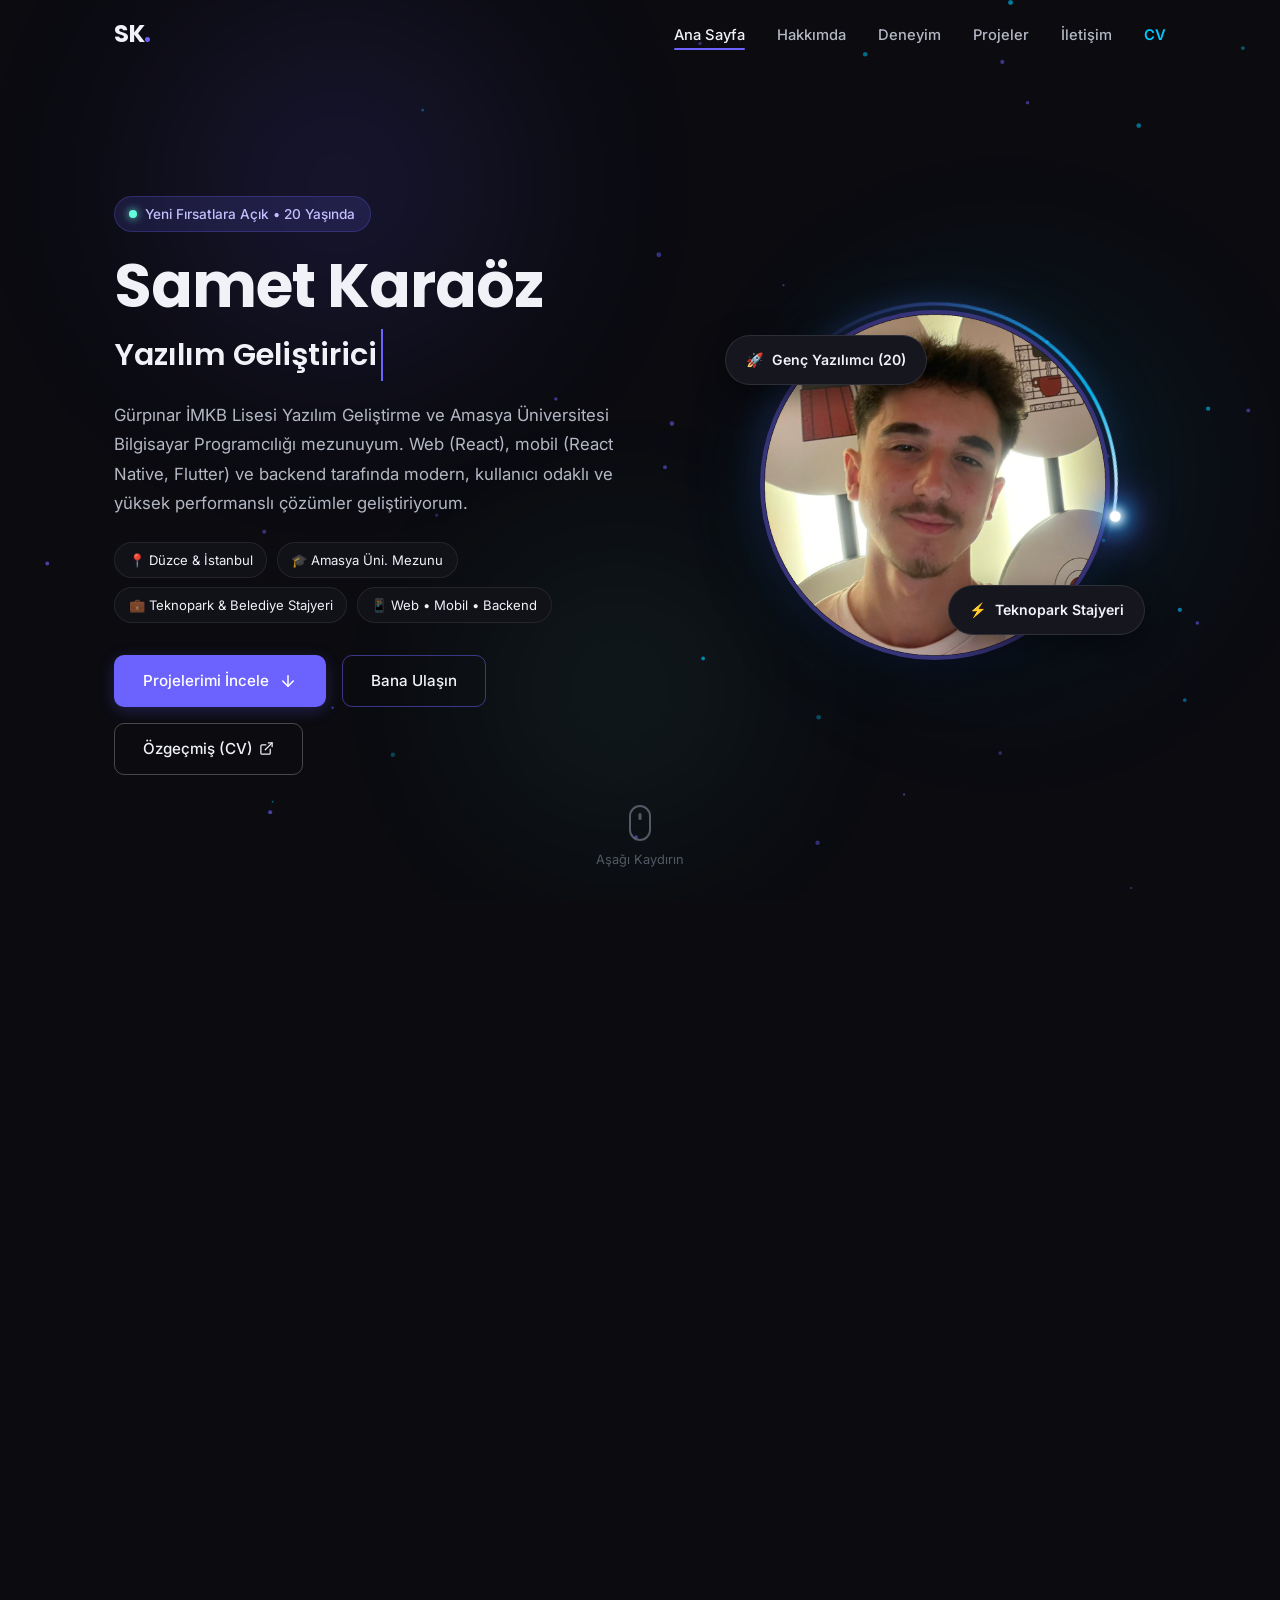
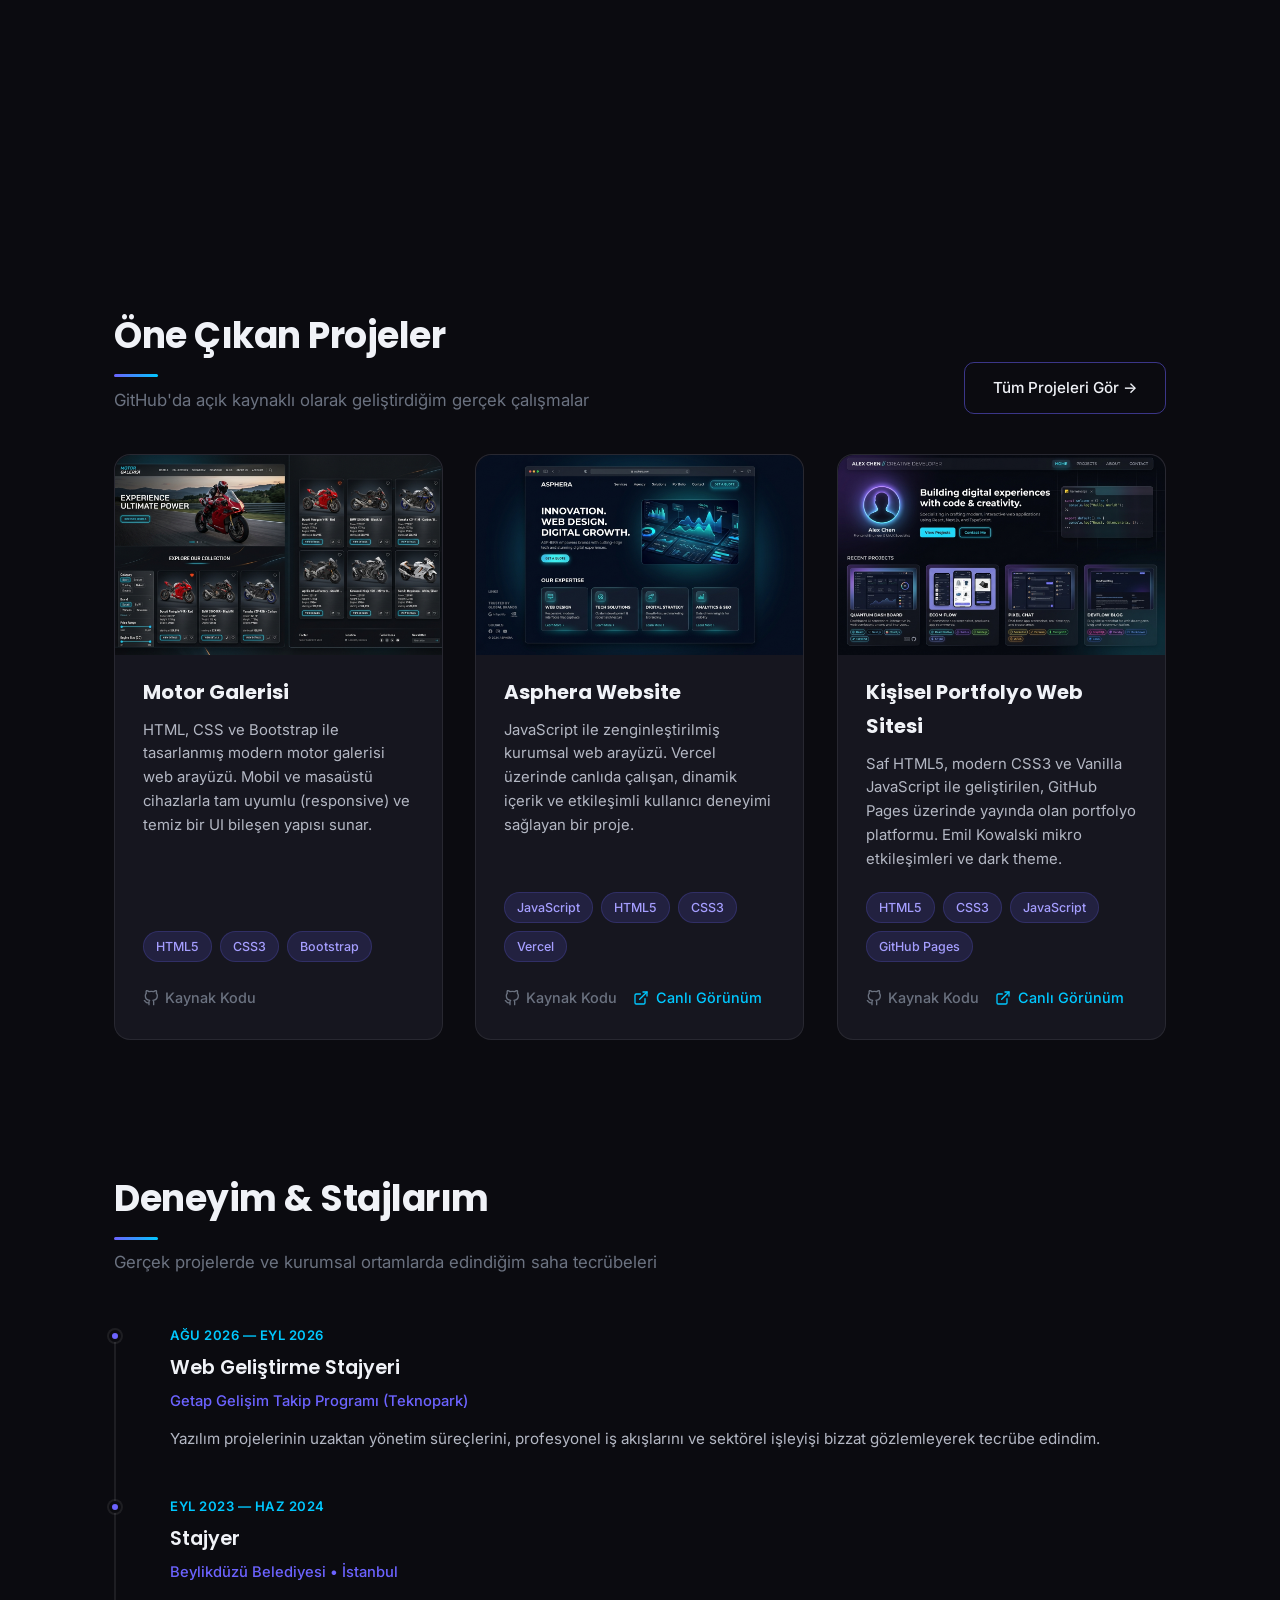
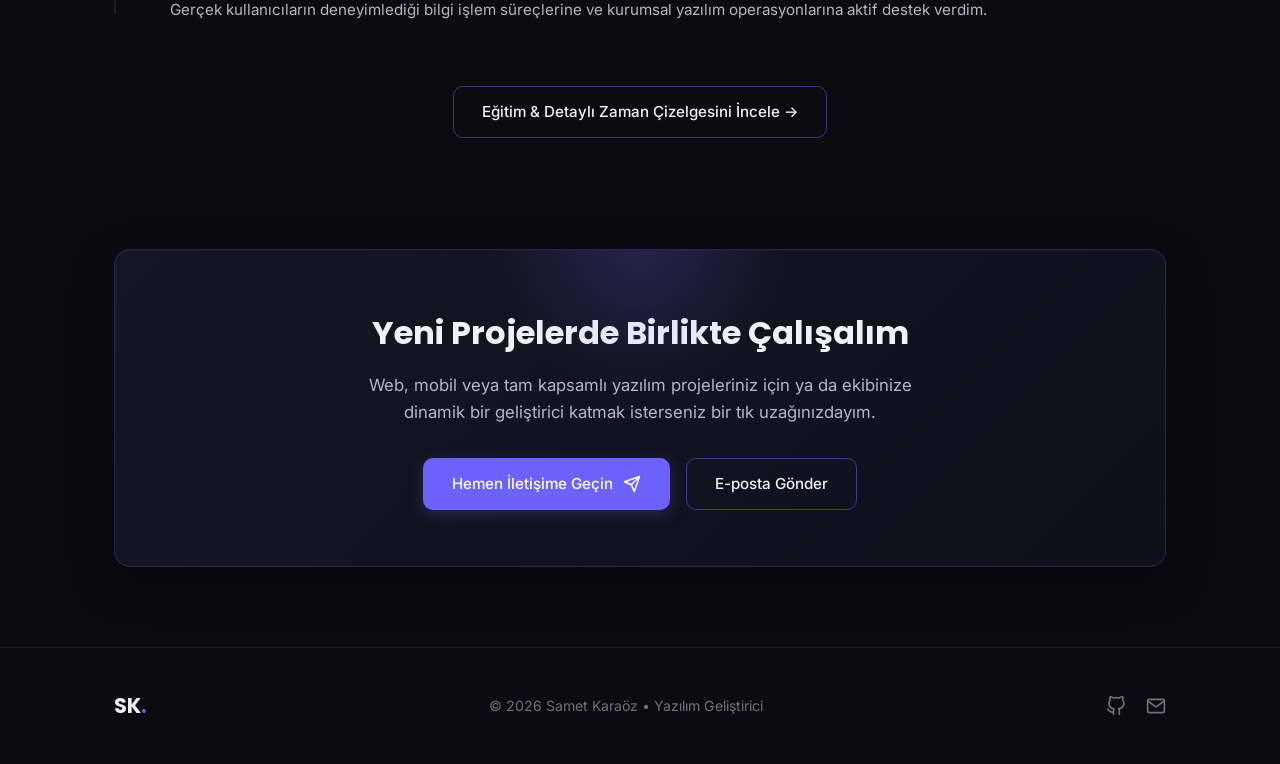
<file: index.html>
<!DOCTYPE html>
<html lang="tr">
<head>
  <meta charset="UTF-8">
  <meta name="viewport" content="width=device-width, initial-scale=1.0">
  <meta name="description" content="Samet Karaöz - Yazılım Geliştirici (Web, Mobil, Backend) Portfolyo Web Sitesi">
  <title>Samet Karaöz | Yazılım Geliştirici</title>
  <link rel="preconnect" href="https://fonts.googleapis.com">
  <link rel="preconnect" href="https://fonts.gstatic.com" crossorigin>
  <link href="https://fonts.googleapis.com/css2?family=Inter:wght@300;400;500;600&family=Poppins:wght@600;700&display=swap" rel="stylesheet">
  <link rel="stylesheet" href="css/style.css?v=5">
  <link rel="stylesheet" href="css/animations.css?v=5">
  <link rel="stylesheet" href="css/responsive.css?v=5">
</head>
<body>
  <!-- Üst Navigasyon (Glassmorphism Navbar) -->
  <nav class="navbar" id="navbar">
    <div class="container nav-container">
      <a href="index.html" class="logo">SK<span class="logo-dot">.</span></a>
      <ul class="nav-menu" id="nav-menu">
        <li><a href="index.html" class="nav-link active">Ana Sayfa</a></li>
        <li><a href="about.html" class="nav-link">Hakkımda</a></li>
        <li><a href="experience.html" class="nav-link">Deneyim</a></li>
        <li><a href="projects.html" class="nav-link">Projeler</a></li>
        <li><a href="contact.html" class="nav-link">İletişim</a></li>
        <li><a href="cv.html" class="nav-link" target="_blank" style="color: var(--cyan); font-weight: 600;">CV</a></li>
      </ul>
      <button class="hamburger" id="hamburger" aria-label="Menüyü aç">
        <span class="bar"></span>
        <span class="bar"></span>
        <span class="bar"></span>
      </button>
    </div>
  </nav>

  <main>
    <!-- 1. HERO BÖLÜMÜ -->
    <section class="hero">
      <!-- Akıcı Slow Ambient Arka Plan Işıkları -->
      <div class="hero-ambient-lights" aria-hidden="true">
        <div class="ambient-orb ambient-orb-1"></div>
        <div class="ambient-orb ambient-orb-2"></div>
        <div class="ambient-orb ambient-orb-3"></div>
      </div>
      <canvas id="particles-canvas"></canvas>
      <div class="container">
        <div class="hero-grid">
          <!-- Sol Sütun: Başlık ve Metin -->
          <div class="hero-content">
            <div class="hero-greeting-badge reveal" data-delay="100">
              <span class="pulse-dot"></span>
              <span>Yeni Fırsatlara Açık • 20 Yaşında</span>
            </div>

            <h1 class="hero-name reveal" data-delay="200">Samet Karaöz</h1>

            <div class="hero-title reveal" data-delay="300">
              <span class="typing-text"></span>
            </div>

            <p class="hero-description reveal" data-delay="400">
              Gürpınar İMKB Lisesi Yazılım Geliştirme ve Amasya Üniversitesi Bilgisayar Programcılığı mezunuyum. Web (React), mobil (React Native, Flutter) ve backend tarafında modern, kullanıcı odaklı ve yüksek performanslı çözümler geliştiriyorum.
            </p>

            <div class="hero-pills reveal" data-delay="450">
              <span class="hero-pill">📍 Düzce & İstanbul</span>
              <span class="hero-pill">🎓 Amasya Üni. Mezunu</span>
              <span class="hero-pill">💼 Teknopark & Belediye Stajyeri</span>
              <span class="hero-pill">📱 Web • Mobil • Backend</span>
            </div>

            <div class="hero-buttons reveal" data-delay="500">
              <a href="#projects-preview" class="btn btn-primary">
                <span>Projelerimi İncele</span>
                <svg xmlns="http://www.w3.org/2000/svg" width="18" height="18" viewBox="0 0 24 24" fill="none" stroke="currentColor" stroke-width="2" stroke-linecap="round" stroke-linejoin="round"><line x1="12" y1="5" x2="12" y2="19"></line><polyline points="19 12 12 19 5 12"></polyline></svg>
              </a>
              <a href="contact.html" class="btn btn-outline">Bana Ulaşın</a>
              <a href="cv.html" class="btn btn-outline" target="_blank" style="border-color: rgba(255,255,255,0.25); display: inline-flex; align-items: center; gap: 0.4rem;">
                <span>Özgeçmiş (CV)</span>
                <svg xmlns="http://www.w3.org/2000/svg" width="15" height="15" viewBox="0 0 24 24" fill="none" stroke="currentColor" stroke-width="2" stroke-linecap="round" stroke-linejoin="round"><path d="M18 13v6a2 2 0 0 1-2 2H5a2 2 0 0 1-2-2V8a2 2 0 0 1 2-2h6"></path><polyline points="15 3 21 3 21 9"></polyline><line x1="10" y1="14" x2="21" y2="3"></line></svg>
              </a>
            </div>
          </div>

          <!-- Sağ Sütun: Profil Fotoğrafı ve Yüzen Rozetler -->
          <div class="hero-image-col reveal" data-delay="250">
            <div class="hero-avatar-wrapper">
              <div class="hero-avatar-glow"></div>
              <!-- Profil Etrafında Hızlı & Parlayan Dönen Işık Halkası -->
              <div class="avatar-orbit-container" aria-hidden="true">
                <div class="avatar-orbit-ring"></div>
                <div class="avatar-orbit-sparkle"></div>
              </div>
              <img src="assets/images/samet.png" alt="Samet Karaöz" class="hero-avatar-img pulsing-ring" width="350" height="350">
              
              <div class="floating-badge badge-top-left floating-anim">
                <span>🚀</span>
                <span>Genç Yazılımcı (20)</span>
              </div>

              <div class="floating-badge badge-bottom-right floating-reverse">
                <span>⚡</span>
                <span>Teknopark Stajyeri</span>
              </div>
            </div>
          </div>
        </div>
      </div>

      <div class="scroll-indicator">
        <div class="mouse">
          <div class="wheel"></div>
        </div>
        <span>Aşağı Kaydırın</span>
      </div>
    </section>

    <!-- 2. HIZLI İSTATİSTİKLER & ÖZET -->
    <section class="section" style="padding-top: 2rem; padding-bottom: 3rem;">
      <div class="container">
        <div class="stats-grid">
          <div class="stat-card reveal" data-delay="100">
            <div class="stat-number">2</div>
            <div class="stat-label">Sektörel Staj Tecrübesi (Teknopark & Bld.)</div>
          </div>
          <div class="stat-card reveal" data-delay="200">
            <div class="stat-number">12+</div>
            <div class="stat-label">Teknoloji & Dil (Web, Mobil, DB)</div>
          </div>
          <div class="stat-card reveal" data-delay="300">
            <div class="stat-number">B1</div>
            <div class="stat-label">İngilizce Yeterlilik Seviyesi</div>
          </div>
          <div class="stat-card reveal" data-delay="400">
            <div class="stat-number">20</div>
            <div class="stat-label">Yaşında Dinamik & Hızlı Öğrenen</div>
          </div>
        </div>
      </div>
    </section>

    <!-- 3. YETKİNLİK ALANLARIM -->
    <section class="section" style="padding-top: 3rem;">
      <div class="container">
        <h2 class="section-heading reveal">Geliştirme Alanlarım</h2>
        <p class="section-subtitle reveal">Tasarım konseptinden çalışan ürüne kadar odaklandığım ana teknolojiler</p>

        <div class="focus-grid">
          <!-- Web (Frontend) -->
          <div class="focus-card card reveal" data-delay="100">
            <span class="focus-icon">💻</span>
            <h3 class="focus-title">Web (Frontend)</h3>
            <p class="focus-desc">
              HTML5, CSS3, modern JavaScript (ES6+) ve React ile hızlı, erişilebilir ve her cihazda kusursuz çalışan responsive web arayüzleri inşa ediyorum.
            </p>
            <div class="focus-tags">
              <span class="tag">HTML5</span>
              <span class="tag">CSS3</span>
              <span class="tag">JavaScript</span>
              <span class="tag">React</span>
              <span class="tag">Bootstrap</span>
            </div>
          </div>

          <!-- Mobil Geliştirme -->
          <div class="focus-card card reveal" data-delay="200">
            <span class="focus-icon">📱</span>
            <h3 class="focus-title">Mobil Geliştirme</h3>
            <p class="focus-desc">
              React Native, Flutter ve Dart teknolojilerini kullanarak hem iOS hem de Android cihazlarda akıcı çalışan modern mobil uygulamalar üretiyorum.
            </p>
            <div class="focus-tags">
              <span class="tag">React Native</span>
              <span class="tag">Flutter</span>
              <span class="tag">Dart</span>
              <span class="tag">Cross-Platform</span>
            </div>
          </div>

          <!-- Backend & Veritabanı -->
          <div class="focus-card card reveal" data-delay="300">
            <span class="focus-icon">🗄️</span>
            <h3 class="focus-title">Backend & Veritabanı</h3>
            <p class="focus-desc">
              PHP, C#, Python dilleriyle iş mantığı ve API geliştirme; SQL ve Firebase ile güvenilir veri saklama ve sorgulama yapıları kuruyorum.
            </p>
            <div class="focus-tags">
              <span class="tag">Python</span>
              <span class="tag">C#</span>
              <span class="tag">PHP</span>
              <span class="tag">SQL</span>
              <span class="tag">Firebase</span>
            </div>
          </div>
        </div>
      </div>
    </section>

    <!-- 4. ÖNE ÇIKAN GERÇEK PROJELER -->
    <section class="section" id="projects-preview" style="padding-top: 4rem;">
      <div class="container">
        <div style="display: flex; justify-content: space-between; align-items: flex-end; margin-bottom: 2.5rem; flex-wrap: wrap; gap: 1rem;">
          <div>
            <h2 class="section-heading reveal">Öne Çıkan Projeler</h2>
            <p class="section-subtitle reveal" style="margin-bottom: 0;">GitHub'da açık kaynaklı olarak geliştirdiğim gerçek çalışmalar</p>
          </div>
          <a href="projects.html" class="btn btn-outline reveal" data-delay="150">Tüm Projeleri Gör &rarr;</a>
        </div>

        <div class="projects-grid">
          <!-- Proje 1: Motor Galerisi -->
          <article class="project-card card reveal" data-delay="100">
            <div class="project-card-image">
              <img src="assets/images/project-motor-galerisi.jpg" alt="Motor Galerisi Web Sitesi" class="project-img" loading="lazy" width="600" height="340">
            </div>
            <div class="project-card-content">
              <h3 class="project-card-title">Motor Galerisi</h3>
              <p class="project-card-desc">
                HTML, CSS ve Bootstrap ile tasarlanmış modern motor galerisi web arayüzü. Mobil ve masaüstü cihazlarla tam uyumlu (responsive) ve temiz bir UI bileşen yapısı sunar.
              </p>
              <div class="project-card-tags">
                <span class="tag">HTML5</span>
                <span class="tag">CSS3</span>
                <span class="tag">Bootstrap</span>
              </div>
              <div class="project-card-links">
                <a href="https://github.com/samet-karaoz/motor-galerisi" class="project-link" target="_blank" rel="noopener noreferrer">
                  <svg xmlns="http://www.w3.org/2000/svg" width="16" height="16" viewBox="0 0 24 24" fill="none" stroke="currentColor" stroke-width="2" stroke-linecap="round" stroke-linejoin="round"><path d="M9 19c-5 1.5-5-2.5-7-3m14 6v-3.87a3.37 3.37 0 0 0-.94-2.61c3.14-.35 6.44-1.54 6.44-7A5.44 5.44 0 0 0 20 4.77 5.07 5.07 0 0 0 19.91 1S18.73.65 16 2.48a13.38 13.38 0 0 0-7 0C6.27.65 5.09 1 5.09 1A5.07 5.07 0 0 0 5 4.77a5.44 5.44 0 0 0-1.5 3.78c0 5.42 3.3 6.61 6.44 7A3.37 3.37 0 0 0 9 18.13V22"></path></svg>
                  <span>Kaynak Kodu</span>
                </a>
              </div>
            </div>
          </article>

          <!-- Proje 2: Asphera Website -->
          <article class="project-card card reveal" data-delay="200">
            <div class="project-card-image">
              <img src="assets/images/project-asphera.jpg" alt="Asphera Website" class="project-img" loading="lazy" width="600" height="340">
            </div>
            <div class="project-card-content">
              <h3 class="project-card-title">Asphera Website</h3>
              <p class="project-card-desc">
                JavaScript ile zenginleştirilmiş kurumsal web arayüzü. Vercel üzerinde canlıda çalışan, dinamik içerik ve etkileşimli kullanıcı deneyimi sağlayan bir proje.
              </p>
              <div class="project-card-tags">
                <span class="tag">JavaScript</span>
                <span class="tag">HTML5</span>
                <span class="tag">CSS3</span>
                <span class="tag">Vercel</span>
              </div>
              <div class="project-card-links">
                <a href="https://github.com/samet-karaoz/asphera-website" class="project-link" target="_blank" rel="noopener noreferrer">
                  <svg xmlns="http://www.w3.org/2000/svg" width="16" height="16" viewBox="0 0 24 24" fill="none" stroke="currentColor" stroke-width="2" stroke-linecap="round" stroke-linejoin="round"><path d="M9 19c-5 1.5-5-2.5-7-3m14 6v-3.87a3.37 3.37 0 0 0-.94-2.61c3.14-.35 6.44-1.54 6.44-7A5.44 5.44 0 0 0 20 4.77 5.07 5.07 0 0 0 19.91 1S18.73.65 16 2.48a13.38 13.38 0 0 0-7 0C6.27.65 5.09 1 5.09 1A5.07 5.07 0 0 0 5 4.77a5.44 5.44 0 0 0-1.5 3.78c0 5.42 3.3 6.61 6.44 7A3.37 3.37 0 0 0 9 18.13V22"></path></svg>
                  <span>Kaynak Kodu</span>
                </a>
                <a href="https://asphera-website.vercel.app" class="project-link" target="_blank" rel="noopener noreferrer" style="color: var(--cyan);">
                  <svg xmlns="http://www.w3.org/2000/svg" width="16" height="16" viewBox="0 0 24 24" fill="none" stroke="currentColor" stroke-width="2" stroke-linecap="round" stroke-linejoin="round"><path d="M18 13v6a2 2 0 0 1-2 2H5a2 2 0 0 1-2-2V8a2 2 0 0 1 2-2h6"></path><polyline points="15 3 21 3 21 9"></polyline><line x1="10" y1="14" x2="21" y2="3"></line></svg>
                  <span>Canlı Görünüm</span>
                </a>
              </div>
            </div>
          </article>

          <!-- Proje 3: Kişisel Portfolyo Web Sitesi -->
          <article class="project-card card reveal" data-delay="300">
            <div class="project-card-image">
              <img src="assets/images/project-portfolio.jpg" alt="Kişisel Portfolyo Web Sitesi" class="project-img" loading="lazy" width="600" height="340">
            </div>
            <div class="project-card-content">
              <h3 class="project-card-title">Kişisel Portfolyo Web Sitesi</h3>
              <p class="project-card-desc">
                Saf HTML5, modern CSS3 ve Vanilla JavaScript ile geliştirilen, GitHub Pages üzerinde yayında olan portfolyo platformu. Emil Kowalski mikro etkileşimleri ve dark theme.
              </p>
              <div class="project-card-tags">
                <span class="tag">HTML5</span>
                <span class="tag">CSS3</span>
                <span class="tag">JavaScript</span>
                <span class="tag">GitHub Pages</span>
              </div>
              <div class="project-card-links">
                <a href="https://github.com/samet-karaoz/samet-karaoz.github.io" class="project-link" target="_blank" rel="noopener noreferrer">
                  <svg xmlns="http://www.w3.org/2000/svg" width="16" height="16" viewBox="0 0 24 24" fill="none" stroke="currentColor" stroke-width="2" stroke-linecap="round" stroke-linejoin="round"><path d="M9 19c-5 1.5-5-2.5-7-3m14 6v-3.87a3.37 3.37 0 0 0-.94-2.61c3.14-.35 6.44-1.54 6.44-7A5.44 5.44 0 0 0 20 4.77 5.07 5.07 0 0 0 19.91 1S18.73.65 16 2.48a13.38 13.38 0 0 0-7 0C6.27.65 5.09 1 5.09 1A5.07 5.07 0 0 0 5 4.77a5.44 5.44 0 0 0-1.5 3.78c0 5.42 3.3 6.61 6.44 7A3.37 3.37 0 0 0 9 18.13V22"></path></svg>
                  <span>Kaynak Kodu</span>
                </a>
                <a href="https://samet-karaoz.github.io/" class="project-link" target="_blank" rel="noopener noreferrer" style="color: var(--cyan);">
                  <svg xmlns="http://www.w3.org/2000/svg" width="16" height="16" viewBox="0 0 24 24" fill="none" stroke="currentColor" stroke-width="2" stroke-linecap="round" stroke-linejoin="round"><path d="M18 13v6a2 2 0 0 1-2 2H5a2 2 0 0 1-2-2V8a2 2 0 0 1 2-2h6"></path><polyline points="15 3 21 3 21 9"></polyline><line x1="10" y1="14" x2="21" y2="3"></line></svg>
                  <span>Canlı Görünüm</span>
                </a>
              </div>
            </div>
          </article>
        </div>
      </div>
    </section>

    <!-- 5. İŞ DENEYİMİ & EĞİTİM ÖNİZLEME -->
    <section class="section" style="padding-top: 4rem;">
      <div class="container">
        <h2 class="section-heading reveal">Deneyim & Stajlarım</h2>
        <p class="section-subtitle reveal">Gerçek projelerde ve kurumsal ortamlarda edindiğim saha tecrübeleri</p>

        <div class="timeline">
          <div class="timeline-item reveal" data-delay="100">
            <div class="timeline-date">Ağu 2026 — Eyl 2026</div>
            <h3 class="timeline-title">Web Geliştirme Stajyeri</h3>
            <div class="timeline-company">Getap Gelişim Takip Programı (Teknopark)</div>
            <p class="timeline-desc">
              Yazılım projelerinin uzaktan yönetim süreçlerini, profesyonel iş akışlarını ve sektörel işleyişi bizzat gözlemleyerek tecrübe edindim.
            </p>
          </div>

          <div class="timeline-item reveal" data-delay="200">
            <div class="timeline-date">Eyl 2023 — Haz 2024</div>
            <h3 class="timeline-title">Stajyer</h3>
            <div class="timeline-company">Beylikdüzü Belediyesi • İstanbul</div>
            <p class="timeline-desc">
              Gerçek kullanıcıların deneyimlediği bilgi işlem süreçlerine ve kurumsal yazılım operasyonlarına aktif destek verdim.
            </p>
          </div>
        </div>

        <div style="text-align: center; margin-top: 1rem;" class="reveal">
          <a href="experience.html" class="btn btn-outline">Eğitim & Detaylı Zaman Çizelgesini İncele &rarr;</a>
        </div>
      </div>
    </section>

    <!-- 6. İLETİŞİM ÇAĞRISI (CTA BANNER) -->
    <section class="section" style="padding-top: 3rem; padding-bottom: 5rem;">
      <div class="container">
        <div class="cta-banner reveal" data-delay="150">
          <h2 class="cta-title">Yeni Projelerde Birlikte Çalışalım</h2>
          <p class="cta-text">
            Web, mobil veya tam kapsamlı yazılım projeleriniz için ya da ekibinize dinamik bir geliştirici katmak isterseniz bir tık uzağınızdayım.
          </p>
          <div style="display: flex; gap: 1rem; justify-content: center; flex-wrap: wrap;">
            <a href="contact.html" class="btn btn-primary">
              <span>Hemen İletişime Geçin</span>
              <svg xmlns="http://www.w3.org/2000/svg" width="18" height="18" viewBox="0 0 24 24" fill="none" stroke="currentColor" stroke-width="2" stroke-linecap="round" stroke-linejoin="round"><line x1="22" y1="2" x2="11" y2="13"></line><polygon points="22 2 15 22 11 13 2 9 22 2"></polygon></svg>
            </a>
            <a href="mailto:sametkaraoz0@gmail.com" class="btn btn-outline">E-posta Gönder</a>
          </div>
        </div>
      </div>
    </section>
  </main>

  <!-- Altbilgi (Footer) -->
  <footer class="footer">
    <div class="container">
      <div class="footer-content">
        <a href="index.html" class="footer-logo">SK<span class="logo-dot">.</span></a>
        <p class="footer-text">&copy; 2026 Samet Karaöz • Yazılım Geliştirici</p>
        <div class="footer-links">
          <a href="https://github.com/samet-karaoz" target="_blank" rel="noopener noreferrer" aria-label="GitHub">
            <svg xmlns="http://www.w3.org/2000/svg" width="20" height="20" viewBox="0 0 24 24" fill="none" stroke="currentColor" stroke-width="2" stroke-linecap="round" stroke-linejoin="round"><path d="M9 19c-5 1.5-5-2.5-7-3m14 6v-3.87a3.37 3.37 0 0 0-.94-2.61c3.14-.35 6.44-1.54 6.44-7A5.44 5.44 0 0 0 20 4.77 5.07 5.07 0 0 0 19.91 1S18.73.65 16 2.48a13.38 13.38 0 0 0-7 0C6.27.65 5.09 1 5.09 1A5.07 5.07 0 0 0 5 4.77a5.44 5.44 0 0 0-1.5 3.78c0 5.42 3.3 6.61 6.44 7A3.37 3.37 0 0 0 9 18.13V22"></path></svg>
          </a>
          <a href="mailto:sametkaraoz0@gmail.com" aria-label="E-posta">
            <svg xmlns="http://www.w3.org/2000/svg" width="20" height="20" viewBox="0 0 24 24" fill="none" stroke="currentColor" stroke-width="2" stroke-linecap="round" stroke-linejoin="round"><path d="M4 4h16c1.1 0 2 .9 2 2v12c0 1.1-.9 2-2 2H4c-1.1 0-2-.9-2-2V6c0-1.1.9-2 2-2z"></path><polyline points="22,6 12,13 2,6"></polyline></svg>
          </a>
        </div>
      </div>
    </div>
  </footer>

  <script src="js/main.js?v=5" defer></script>
  <script src="js/animations.js?v=5" defer></script>
  <script src="js/particles.js?v=5" defer></script>
</body>
</html>
</file>
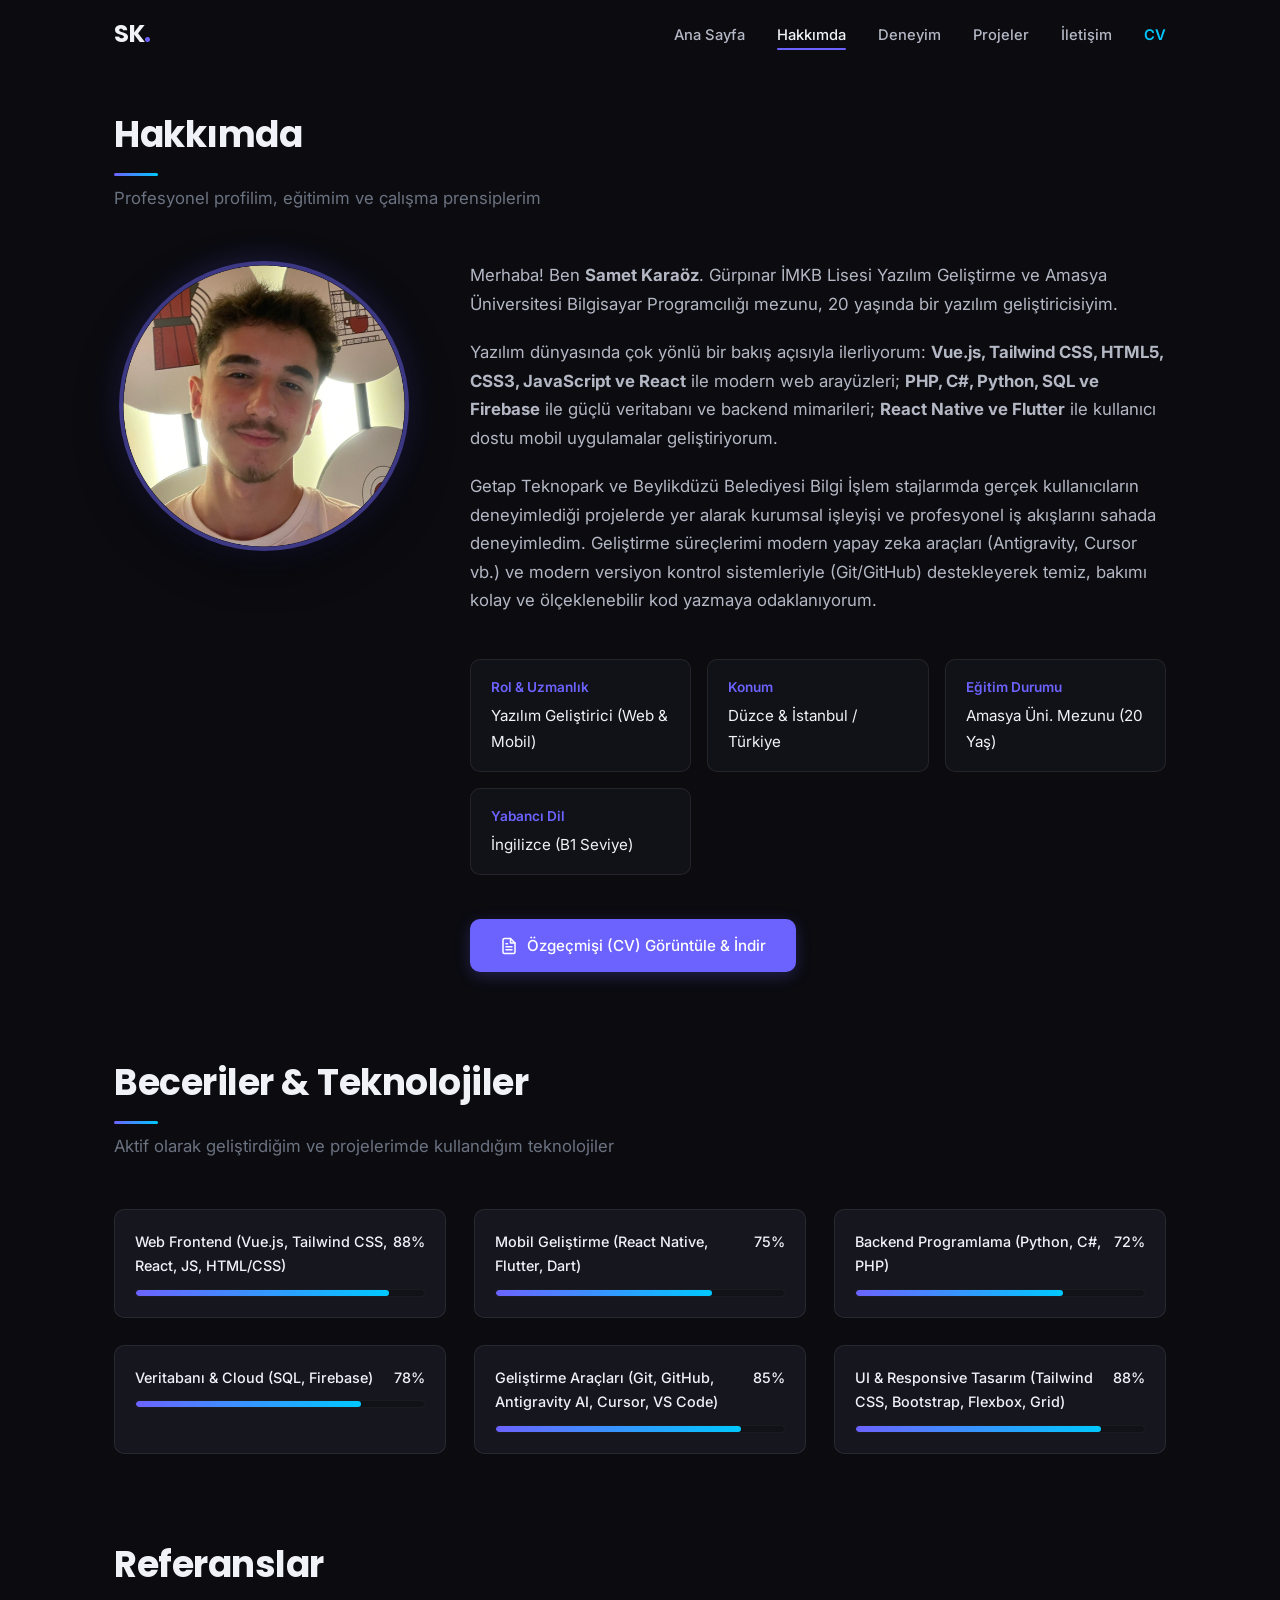
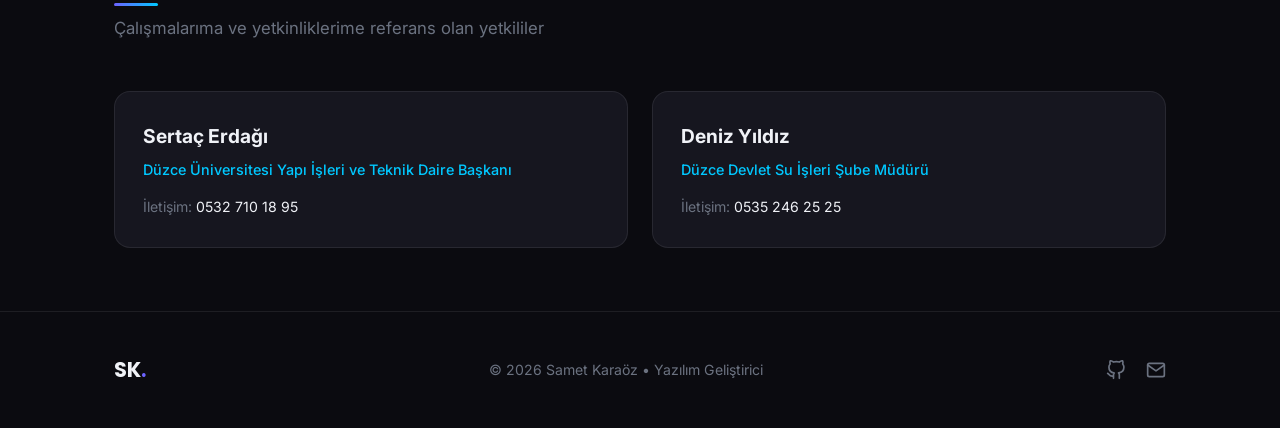
<file: about.html>
<!DOCTYPE html>
<html lang="tr">
<head>
  <meta charset="UTF-8">
  <meta name="viewport" content="width=device-width, initial-scale=1.0">
  <meta name="description" content="Samet Karaöz - Biyografi, Yetenekler ve Referanslar">
  <title>Samet Karaöz | Hakkımda</title>
  <link rel="preconnect" href="https://fonts.googleapis.com">
  <link rel="preconnect" href="https://fonts.gstatic.com" crossorigin>
  <link href="https://fonts.googleapis.com/css2?family=Inter:wght@300;400;500;600&family=Poppins:wght@600;700&display=swap" rel="stylesheet">
  <link rel="stylesheet" href="css/style.css?v=4">
  <link rel="stylesheet" href="css/animations.css?v=4">
  <link rel="stylesheet" href="css/responsive.css?v=4">
</head>
<body>
  <!-- Üst Navigasyon -->
  <nav class="navbar" id="navbar">
    <div class="container nav-container">
      <a href="index.html" class="logo">SK<span class="logo-dot">.</span></a>
      <ul class="nav-menu" id="nav-menu">
        <li><a href="index.html" class="nav-link">Ana Sayfa</a></li>
        <li><a href="about.html" class="nav-link active">Hakkımda</a></li>
        <li><a href="experience.html" class="nav-link">Deneyim</a></li>
        <li><a href="projects.html" class="nav-link">Projeler</a></li>
        <li><a href="contact.html" class="nav-link">İletişim</a></li>
        <li><a href="cv.html" class="nav-link" target="_blank" style="color: var(--cyan); font-weight: 600;">CV</a></li>
      </ul>
      <button class="hamburger" id="hamburger" aria-label="Menüyü aç">
        <span class="bar"></span>
        <span class="bar"></span>
        <span class="bar"></span>
      </button>
    </div>
  </nav>

  <main>
    <section class="section">
      <div class="container">
        <h1 class="section-heading reveal">Hakkımda</h1>
        <p class="section-subtitle reveal">Profesyonel profilim, eğitimim ve çalışma prensiplerim</p>

        <!-- Profil & Biyografi Izgarası -->
        <div class="about-grid">
          <div class="about-image-wrapper reveal" data-delay="100">
            <img src="assets/images/samet.png" alt="Samet Karaöz Profil Fotoğrafı" class="about-image" width="280" height="280">
          </div>

          <div class="about-text">
            <p class="reveal" data-delay="150">
              Merhaba! Ben <strong>Samet Karaöz</strong>. Gürpınar İMKB Lisesi Yazılım Geliştirme ve Amasya Üniversitesi Bilgisayar Programcılığı mezunu, 20 yaşında bir yazılım geliştiricisiyim.
            </p>
            <p class="reveal" data-delay="200">
              Yazılım dünyasında çok yönlü bir bakış açısıyla ilerliyorum: <strong>Vue.js, Tailwind CSS, HTML5, CSS3, JavaScript ve React</strong> ile modern web arayüzleri; <strong>PHP, C#, Python, SQL ve Firebase</strong> ile güçlü veritabanı ve backend mimarileri; <strong>React Native ve Flutter</strong> ile kullanıcı dostu mobil uygulamalar geliştiriyorum.
            </p>
            <p class="reveal" data-delay="250">
              Getap Teknopark ve Beylikdüzü Belediyesi Bilgi İşlem stajlarımda gerçek kullanıcıların deneyimlediği projelerde yer alarak kurumsal işleyişi ve profesyonel iş akışlarını sahada deneyimledim. Geliştirme süreçlerimi modern yapay zeka araçları (Antigravity, Cursor vb.) ve modern versiyon kontrol sistemleriyle (Git/GitHub) destekleyerek temiz, bakımı kolay ve ölçeklenebilir kod yazmaya odaklanıyorum.
            </p>

            <div class="about-highlights reveal" data-delay="300">
              <div class="highlight-box">
                <div class="highlight-title">Rol & Uzmanlık</div>
                <div class="highlight-desc">Yazılım Geliştirici (Web & Mobil)</div>
              </div>
              <div class="highlight-box">
                <div class="highlight-title">Konum</div>
                <div class="highlight-desc">Düzce & İstanbul / Türkiye</div>
              </div>
              <div class="highlight-box">
                <div class="highlight-title">Eğitim Durumu</div>
                <div class="highlight-desc">Amasya Üni. Mezunu (20 Yaş)</div>
              </div>
              <div class="highlight-box">
                <div class="highlight-title">Yabancı Dil</div>
                <div class="highlight-desc">İngilizce (B1 Seviye)</div>
              </div>
            </div>

            <div class="reveal" data-delay="350" style="margin-top: 1.5rem;">
              <a href="cv.html" class="btn btn-primary" target="_blank" style="display: inline-flex; align-items: center; gap: 0.6rem; padding: 0.8rem 1.8rem;">
                <svg xmlns="http://www.w3.org/2000/svg" width="18" height="18" viewBox="0 0 24 24" fill="none" stroke="currentColor" stroke-width="2" stroke-linecap="round" stroke-linejoin="round"><path d="M14 2H6a2 2 0 0 0-2 2v16a2 2 0 0 0 2 2h12a2 2 0 0 0 2-2V8z"></path><polyline points="14 2 14 8 20 8"></polyline><line x1="16" y1="13" x2="8" y2="13"></line><line x1="16" y1="17" x2="8" y2="17"></line><polyline points="10 9 9 9 8 9"></polyline></svg>
                <span>Özgeçmişi (CV) Görüntüle & İndir</span>
              </a>
            </div>
          </div>
        </div>

        <!-- Yetenekler & Teknolojiler -->
        <div style="margin-top: 5rem;">
          <h2 class="section-heading reveal">Beceriler & Teknolojiler</h2>
          <p class="section-subtitle reveal">Aktif olarak geliştirdiğim ve projelerimde kullandığım teknolojiler</p>

          <div class="skills-grid">
            <div class="skill-item reveal" data-delay="100">
              <div class="skill-header">
                <span>Web Frontend (Vue.js, Tailwind CSS, React, JS, HTML/CSS)</span>
                <span>88%</span>
              </div>
              <div class="skill-bar">
                <div class="skill-fill" data-width="88"></div>
              </div>
            </div>

            <div class="skill-item reveal" data-delay="150">
              <div class="skill-header">
                <span>Mobil Geliştirme (React Native, Flutter, Dart)</span>
                <span>75%</span>
              </div>
              <div class="skill-bar">
                <div class="skill-fill" data-width="75"></div>
              </div>
            </div>

            <div class="skill-item reveal" data-delay="200">
              <div class="skill-header">
                <span>Backend Programlama (Python, C#, PHP)</span>
                <span>72%</span>
              </div>
              <div class="skill-bar">
                <div class="skill-fill" data-width="72"></div>
              </div>
            </div>

            <div class="skill-item reveal" data-delay="250">
              <div class="skill-header">
                <span>Veritabanı & Cloud (SQL, Firebase)</span>
                <span>78%</span>
              </div>
              <div class="skill-bar">
                <div class="skill-fill" data-width="78"></div>
              </div>
            </div>

            <div class="skill-item reveal" data-delay="300">
              <div class="skill-header">
                <span>Geliştirme Araçları (Git, GitHub, Antigravity AI, Cursor, VS Code)</span>
                <span>85%</span>
              </div>
              <div class="skill-bar">
                <div class="skill-fill" data-width="85"></div>
              </div>
            </div>

            <div class="skill-item reveal" data-delay="350">
              <div class="skill-header">
                <span>UI & Responsive Tasarım (Tailwind CSS, Bootstrap, Flexbox, Grid)</span>
                <span>88%</span>
              </div>
              <div class="skill-bar">
                <div class="skill-fill" data-width="85"></div>
              </div>
            </div>
          </div>
        </div>

        <!-- Referanslar Bölümü -->
        <div style="margin-top: 5rem;">
          <h2 class="section-heading reveal">Referanslar</h2>
          <p class="section-subtitle reveal">Çalışmalarıma ve yetkinliklerime referans olan yetkililer</p>

          <div style="display: grid; grid-template-columns: repeat(auto-fit, minmax(320px, 1fr)); gap: 1.5rem;">
            <div class="card reveal" data-delay="100">
              <h3 style="color: var(--text-bright); font-size: 1.2rem; margin-bottom: 0.35rem;">Sertaç Erdağı</h3>
              <p style="color: var(--cyan); font-size: 0.9rem; font-weight: 500; margin-bottom: 0.75rem;">Düzce Üniversitesi Yapı İşleri ve Teknik Daire Başkanı</p>
              <p style="color: var(--text-muted); font-size: 0.88rem;">İletişim: <a href="tel:05327101895" style="color: var(--text-bright);">0532 710 18 95</a></p>
            </div>

            <div class="card reveal" data-delay="200">
              <h3 style="color: var(--text-bright); font-size: 1.2rem; margin-bottom: 0.35rem;">Deniz Yıldız</h3>
              <p style="color: var(--cyan); font-size: 0.9rem; font-weight: 500; margin-bottom: 0.75rem;">Düzce Devlet Su İşleri Şube Müdürü</p>
              <p style="color: var(--text-muted); font-size: 0.88rem;">İletişim: <a href="tel:05352462525" style="color: var(--text-bright);">0535 246 25 25</a></p>
            </div>
          </div>
        </div>
      </div>
    </section>
  </main>

  <!-- Altbilgi -->
  <footer class="footer">
    <div class="container">
      <div class="footer-content">
        <a href="index.html" class="footer-logo">SK<span class="logo-dot">.</span></a>
        <p class="footer-text">&copy; 2026 Samet Karaöz • Yazılım Geliştirici</p>
        <div class="footer-links">
          <a href="https://github.com/samet-karaoz" target="_blank" rel="noopener noreferrer" aria-label="GitHub">
            <svg xmlns="http://www.w3.org/2000/svg" width="20" height="20" viewBox="0 0 24 24" fill="none" stroke="currentColor" stroke-width="2" stroke-linecap="round" stroke-linejoin="round"><path d="M9 19c-5 1.5-5-2.5-7-3m14 6v-3.87a3.37 3.37 0 0 0-.94-2.61c3.14-.35 6.44-1.54 6.44-7A5.44 5.44 0 0 0 20 4.77 5.07 5.07 0 0 0 19.91 1S18.73.65 16 2.48a13.38 13.38 0 0 0-7 0C6.27.65 5.09 1 5.09 1A5.07 5.07 0 0 0 5 4.77a5.44 5.44 0 0 0-1.5 3.78c0 5.42 3.3 6.61 6.44 7A3.37 3.37 0 0 0 9 18.13V22"></path></svg>
          </a>
          <a href="mailto:sametkaraoz0@gmail.com" aria-label="E-posta">
            <svg xmlns="http://www.w3.org/2000/svg" width="20" height="20" viewBox="0 0 24 24" fill="none" stroke="currentColor" stroke-width="2" stroke-linecap="round" stroke-linejoin="round"><path d="M4 4h16c1.1 0 2 .9 2 2v12c0 1.1-.9 2-2 2H4c-1.1 0-2-.9-2-2V6c0-1.1.9-2 2-2z"></path><polyline points="22,6 12,13 2,6"></polyline></svg>
          </a>
        </div>
      </div>
    </div>
  </footer>

  <script src="js/main.js?v=4" defer></script>
  <script src="js/animations.js?v=4" defer></script>
</body>
</html>
</file>
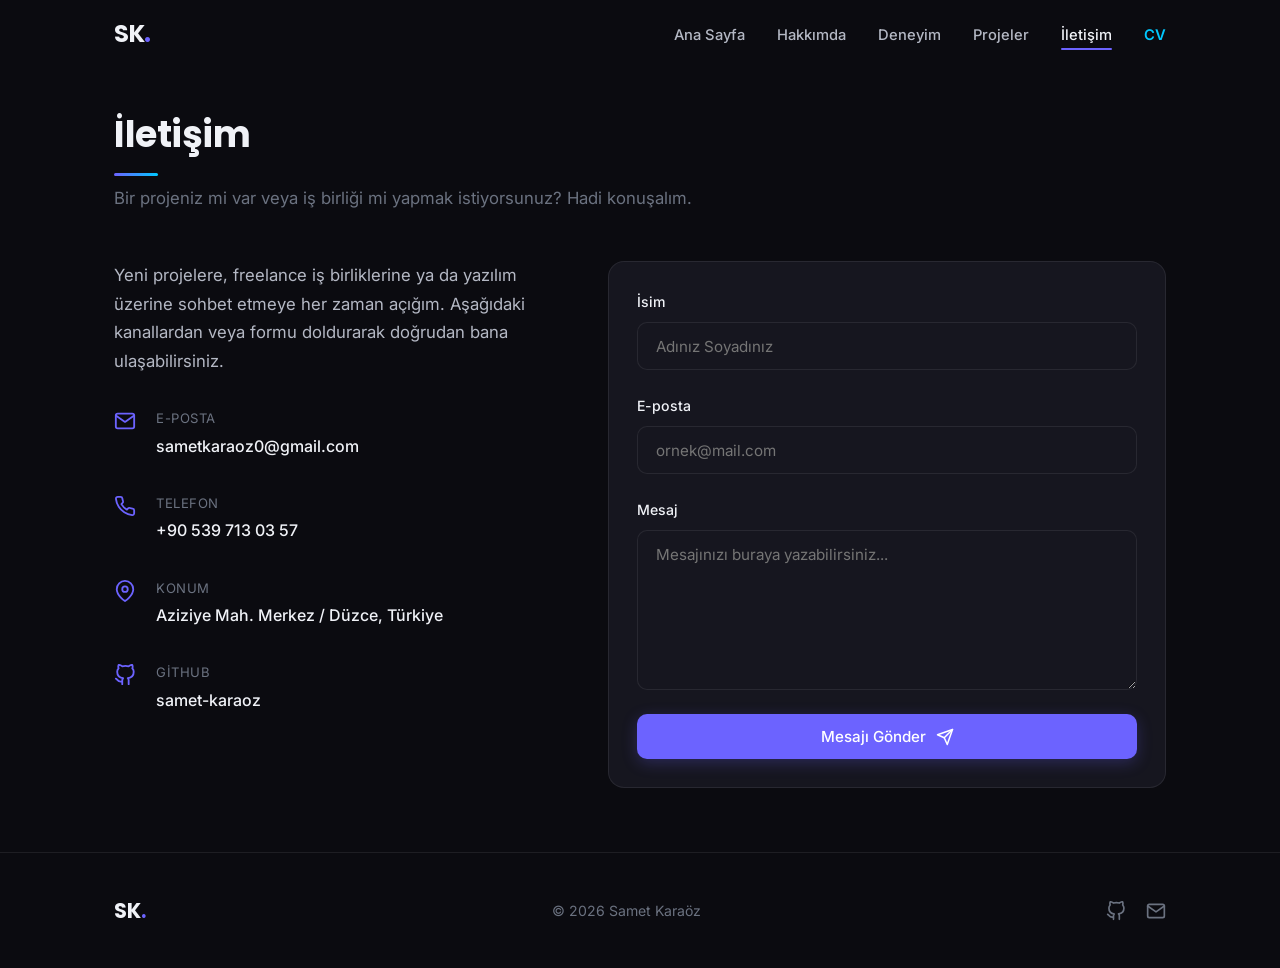
<file: contact.html>
<!DOCTYPE html>
<html lang="tr">
<head>
  <meta charset="UTF-8">
  <meta name="viewport" content="width=device-width, initial-scale=1.0">
  <meta name="description" content="Samet Karaöz - İletişim">
  <title>Samet Karaöz | İletişim</title>
  <link rel="preconnect" href="https://fonts.googleapis.com">
  <link rel="preconnect" href="https://fonts.gstatic.com" crossorigin>
  <link href="https://fonts.googleapis.com/css2?family=Inter:wght@300;400;500;600&family=Poppins:wght@600;700&display=swap" rel="stylesheet">
  <link rel="stylesheet" href="css/style.css?v=4">
  <link rel="stylesheet" href="css/animations.css?v=4">
  <link rel="stylesheet" href="css/responsive.css?v=4">
</head>
<body>
  <!-- Üst Navigasyon -->
  <nav class="navbar" id="navbar">
    <div class="container nav-container">
      <a href="index.html" class="logo">SK<span class="logo-dot">.</span></a>
      <ul class="nav-menu" id="nav-menu">
        <li><a href="index.html" class="nav-link">Ana Sayfa</a></li>
        <li><a href="about.html" class="nav-link">Hakkımda</a></li>
        <li><a href="experience.html" class="nav-link">Deneyim</a></li>
        <li><a href="projects.html" class="nav-link">Projeler</a></li>
        <li><a href="contact.html" class="nav-link active">İletişim</a></li>
        <li><a href="cv.html" class="nav-link" target="_blank" style="color: var(--cyan); font-weight: 600;">CV</a></li>
      </ul>
      <button class="hamburger" id="hamburger" aria-label="Menüyü aç">
        <span class="bar"></span>
        <span class="bar"></span>
        <span class="bar"></span>
      </button>
    </div>
  </nav>

  <main>
    <section class="section" id="contact">
      <div class="container">
        <h1 class="section-heading reveal">İletişim</h1>
        <p class="section-subtitle reveal">Bir projeniz mi var veya iş birliği mi yapmak istiyorsunuz? Hadi konuşalım.</p>

        <div class="contact-grid">
          <!-- İletişim Bilgileri -->
          <div class="contact-info reveal" data-delay="100">
            <p class="contact-intro">
              Yeni projelere, freelance iş birliklerine ya da yazılım üzerine sohbet etmeye her zaman açığım. Aşağıdaki kanallardan veya formu doldurarak doğrudan bana ulaşabilirsiniz.
            </p>
            
            <div class="contact-item">
              <svg xmlns="http://www.w3.org/2000/svg" width="22" height="22" viewBox="0 0 24 24" fill="none" stroke="currentColor" stroke-width="2" stroke-linecap="round" stroke-linejoin="round"><path d="M4 4h16c1.1 0 2 .9 2 2v12c0 1.1-.9 2-2 2H4c-1.1 0-2-.9-2-2V6c0-1.1.9-2 2-2z"></path><polyline points="22,6 12,13 2,6"></polyline></svg>
              <div>
                <div class="contact-item-label">E-posta</div>
                <div class="contact-item-value">
                  <a href="mailto:sametkaraoz0@gmail.com">sametkaraoz0@gmail.com</a>
                </div>
              </div>
            </div>

            <div class="contact-item">
              <svg xmlns="http://www.w3.org/2000/svg" width="22" height="22" viewBox="0 0 24 24" fill="none" stroke="currentColor" stroke-width="2" stroke-linecap="round" stroke-linejoin="round"><path d="M22 16.92v3a2 2 0 0 1-2.18 2 19.79 19.79 0 0 1-8.63-3.07 19.5 19.5 0 0 1-6-6 19.79 19.79 0 0 1-3.07-8.67A2 2 0 0 1 4.11 2h3a2 2 0 0 1 2 1.72 12.84 12.84 0 0 0 .7 2.81 2 2 0 0 1-.45 2.11L8.09 9.91a16 16 0 0 0 6 6l1.27-1.27a2 2 0 0 1 2.11-.45 12.84 12.84 0 0 0 2.81.7A2 2 0 0 1 22 16.92z"></path></svg>
              <div>
                <div class="contact-item-label">Telefon</div>
                <div class="contact-item-value">
                  <a href="tel:+905397130357">+90 539 713 03 57</a>
                </div>
              </div>
            </div>

            <div class="contact-item">
              <svg xmlns="http://www.w3.org/2000/svg" width="22" height="22" viewBox="0 0 24 24" fill="none" stroke="currentColor" stroke-width="2" stroke-linecap="round" stroke-linejoin="round"><path d="M21 10c0 7-9 13-9 13s-9-6-9-13a9 9 0 0 1 18 0z"></path><circle cx="12" cy="10" r="3"></circle></svg>
              <div>
                <div class="contact-item-label">Konum</div>
                <div class="contact-item-value">Aziziye Mah. Merkez / Düzce, Türkiye</div>
              </div>
            </div>

            <div class="contact-item">
              <svg xmlns="http://www.w3.org/2000/svg" width="22" height="22" viewBox="0 0 24 24" fill="none" stroke="currentColor" stroke-width="2" stroke-linecap="round" stroke-linejoin="round"><path d="M9 19c-5 1.5-5-2.5-7-3m14 6v-3.87a3.37 3.37 0 0 0-.94-2.61c3.14-.35 6.44-1.54 6.44-7A5.44 5.44 0 0 0 20 4.77 5.07 5.07 0 0 0 19.91 1S18.73.65 16 2.48a13.38 13.38 0 0 0-7 0C6.27.65 5.09 1 5.09 1A5.07 5.07 0 0 0 5 4.77a5.44 5.44 0 0 0-1.5 3.78c0 5.42 3.3 6.61 6.44 7A3.37 3.37 0 0 0 9 18.13V22"></path></svg>
              <div>
                <div class="contact-item-label">GitHub</div>
                <div class="contact-item-value">
                  <a href="https://github.com/samet-karaoz" target="_blank" rel="noopener noreferrer">samet-karaoz</a>
                </div>
              </div>
            </div>
          </div>

          <!-- İletişim Formu -->
          <div class="reveal" data-delay="200">
            <form class="contact-form card" id="contact-form" action="https://formspree.io/f/xzezejwb" method="POST">
              <div id="form-status" style="display: none; padding: 0.85rem 1rem; border-radius: var(--radius); font-size: 0.92rem; font-weight: 500; text-align: center;"></div>
              
              <div class="form-group">
                <label for="name">İsim</label>
                <input type="text" id="name" name="name" placeholder="Adınız Soyadınız" required>
              </div>

              <div class="form-group">
                <label for="email">E-posta</label>
                <input type="email" id="email" name="email" placeholder="ornek@mail.com" required>
              </div>

              <div class="form-group">
                <label for="message">Mesaj</label>
                <textarea id="message" name="message" rows="5" placeholder="Mesajınızı buraya yazabilirsiniz..." required></textarea>
              </div>

              <button type="submit" class="btn btn-primary" style="width: 100%;">
                <span>Mesajı Gönder</span>
                <svg xmlns="http://www.w3.org/2000/svg" width="18" height="18" viewBox="0 0 24 24" fill="none" stroke="currentColor" stroke-width="2" stroke-linecap="round" stroke-linejoin="round"><line x1="22" y1="2" x2="11" y2="13"></line><polygon points="22 2 15 22 11 13 2 9 22 2"></polygon></svg>
              </button>
            </form>
          </div>
        </div>
      </div>
    </section>
  </main>

  <!-- Altbilgi -->
  <footer class="footer">
    <div class="container">
      <div class="footer-content">
        <a href="index.html" class="footer-logo">SK<span class="logo-dot">.</span></a>
        <p class="footer-text">&copy; 2026 Samet Karaöz</p>
        <div class="footer-links">
          <a href="https://github.com/samet-karaoz" target="_blank" rel="noopener noreferrer" aria-label="GitHub">
            <svg xmlns="http://www.w3.org/2000/svg" width="20" height="20" viewBox="0 0 24 24" fill="none" stroke="currentColor" stroke-width="2" stroke-linecap="round" stroke-linejoin="round"><path d="M9 19c-5 1.5-5-2.5-7-3m14 6v-3.87a3.37 3.37 0 0 0-.94-2.61c3.14-.35 6.44-1.54 6.44-7A5.44 5.44 0 0 0 20 4.77 5.07 5.07 0 0 0 19.91 1S18.73.65 16 2.48a13.38 13.38 0 0 0-7 0C6.27.65 5.09 1 5.09 1A5.07 5.07 0 0 0 5 4.77a5.44 5.44 0 0 0-1.5 3.78c0 5.42 3.3 6.61 6.44 7A3.37 3.37 0 0 0 9 18.13V22"></path></svg>
          </a>
          <a href="mailto:sametkaraoz0@gmail.com" aria-label="E-posta">
            <svg xmlns="http://www.w3.org/2000/svg" width="20" height="20" viewBox="0 0 24 24" fill="none" stroke="currentColor" stroke-width="2" stroke-linecap="round" stroke-linejoin="round"><path d="M4 4h16c1.1 0 2 .9 2 2v12c0 1.1-.9 2-2 2H4c-1.1 0-2-.9-2-2V6c0-1.1.9-2 2-2z"></path><polyline points="22,6 12,13 2,6"></polyline></svg>
          </a>
        </div>
      </div>
    </div>
  </footer>

  <script src="js/main.js?v=4" defer></script>
  <script src="js/animations.js?v=4" defer></script>
</body>
</html>
</file>
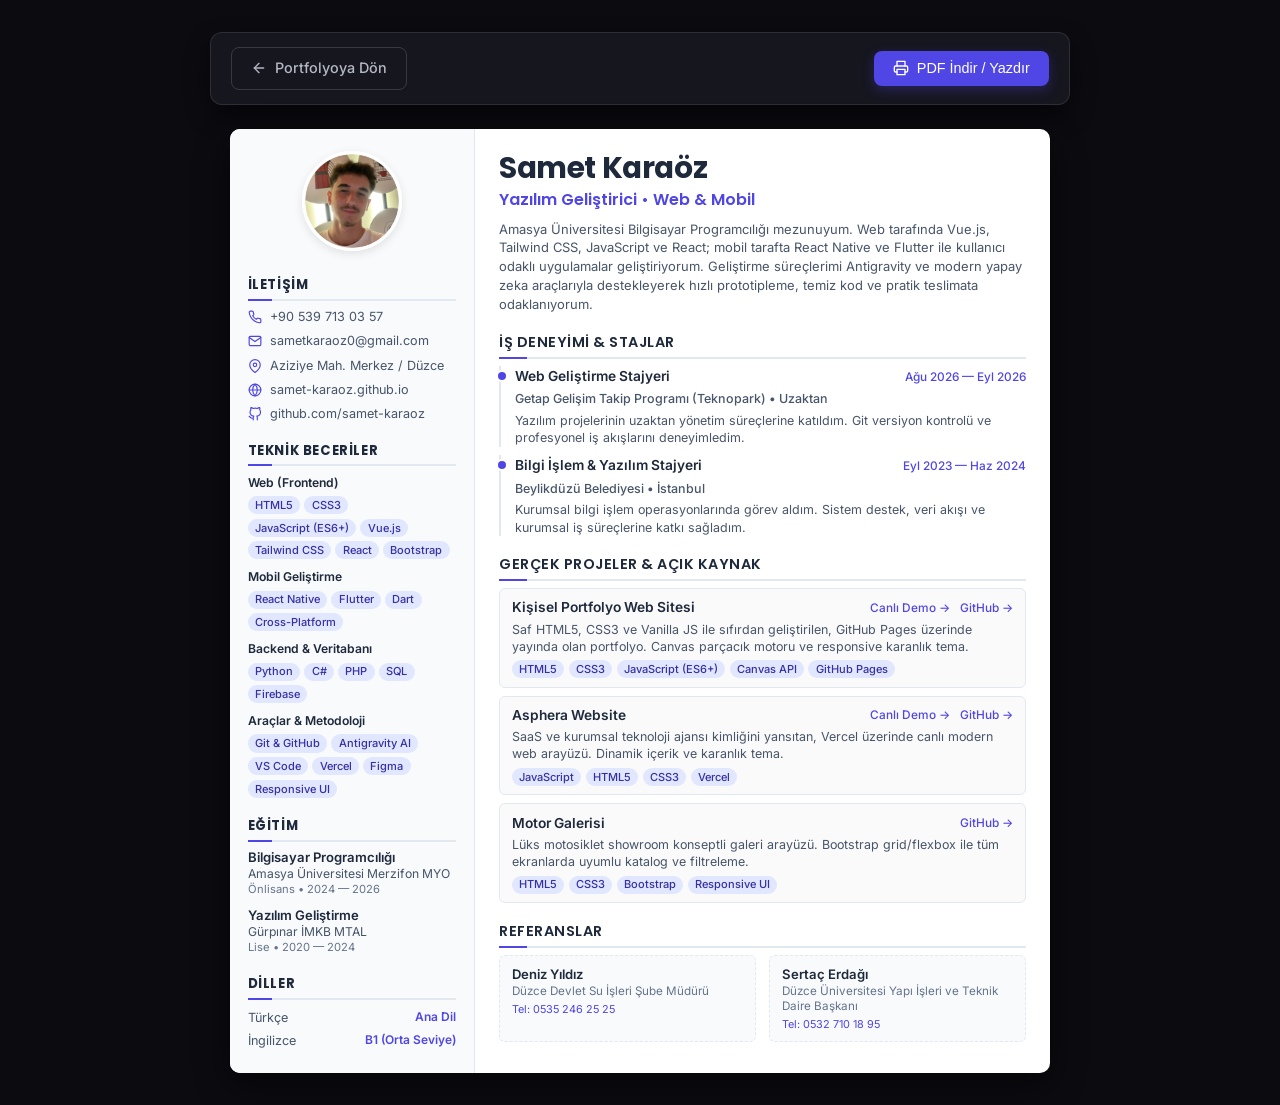
<file: cv.html>
<!DOCTYPE html>
<html lang="tr">
<head>
  <meta charset="UTF-8">
  <meta name="viewport" content="width=device-width, initial-scale=1.0">
  <meta name="description" content="Samet Karaöz - Yazılım Geliştirici Özgeçmiş (CV)">
  <title>Samet Karaöz | Özgeçmiş (CV)</title>
  <link rel="preconnect" href="https://fonts.googleapis.com">
  <link rel="preconnect" href="https://fonts.gstatic.com" crossorigin>
  <link href="https://fonts.googleapis.com/css2?family=Inter:wght@300;400;500;600;700&family=Poppins:wght@600;700&display=swap" rel="stylesheet">
  <style>
    /* ==========================================================================
       Samet Karaöz - Profesyonel & Yazdırılabilir A4 CV Şablonu
       ========================================================================== */
    :root {
      --primary: #1e293b;
      --primary-accent: #4f46e5;
      --secondary: #475569;
      --text-dark: #0f172a;
      --text-muted: #64748b;
      --border-light: #e2e8f0;
      --bg-sidebar: #f8fafc;
      --tag-bg: #e0e7ff;
      --tag-text: #3730a3;
      --font-body: 'Inter', -apple-system, BlinkMacSystemFont, sans-serif;
      --font-heading: 'Poppins', -apple-system, BlinkMacSystemFont, sans-serif;
    }

    * {
      box-sizing: border-box;
      margin: 0;
      padding: 0;
    }

    body {
      background-color: #0b0b10;
      color: var(--text-dark);
      font-family: var(--font-body);
      line-height: 1.55;
      padding: 2rem 1rem;
      display: flex;
      flex-direction: column;
      align-items: center;
      min-height: 100vh;
    }

    /* Üst Aksiyon Çubuğu (Yazdırma ve Geri Dönüş) */
    .action-bar {
      width: 100%;
      max-width: 860px;
      display: flex;
      justify-content: space-between;
      align-items: center;
      margin-bottom: 1.5rem;
      padding: 0.85rem 1.25rem;
      background: #16161f;
      border: 1px solid rgba(255, 255, 255, 0.1);
      border-radius: 12px;
      color: #e2e4e9;
      box-shadow: 0 10px 25px rgba(0, 0, 0, 0.4);
    }

    .action-bar a,
    .action-bar button {
      display: inline-flex;
      align-items: center;
      gap: 0.5rem;
      padding: 0.6rem 1.2rem;
      border-radius: 8px;
      font-size: 0.9rem;
      font-weight: 500;
      cursor: pointer;
      text-decoration: none;
      transition: all 0.2s ease;
    }

    .btn-back {
      background: transparent;
      color: #b4b8c4;
      border: 1px solid rgba(255, 255, 255, 0.15);
    }

    .btn-back:hover {
      background: rgba(255, 255, 255, 0.05);
      color: #ffffff;
      transform: translateY(-1px);
    }

    .btn-print {
      background: var(--primary-accent);
      color: #ffffff;
      border: none;
      box-shadow: 0 4px 12px rgba(79, 70, 229, 0.3);
    }

    .btn-print:hover {
      background: #4338ca;
      transform: translateY(-1px);
    }

    .btn-print:active,
    .btn-back:active {
      transform: scale(0.97);
    }

    /* A4 CV Kağıdı Konteyneri */
    .cv-sheet {
      width: 100%;
      max-width: 820px;
      background: #ffffff;
      border-radius: 10px;
      box-shadow: 0 12px 35px rgba(0, 0, 0, 0.45);
      overflow: hidden;
      display: grid;
      grid-template-columns: 245px 1fr;
    }

    /* Sol Sütun (Sidebar) */
    .cv-sidebar {
      background: var(--bg-sidebar);
      border-right: 1px solid var(--border-light);
      padding: 1.4rem 1.1rem;
      display: flex;
      flex-direction: column;
      gap: 1.15rem;
    }

    .cv-avatar-box {
      text-align: center;
    }

    .cv-avatar {
      width: 100px;
      height: 100px;
      border-radius: 50%;
      object-fit: cover;
      border: 3px solid #ffffff;
      box-shadow: 0 3px 10px rgba(0, 0, 0, 0.1);
      margin: 0 auto 0.35rem auto;
      display: block;
    }

    .sidebar-section-title {
      font-family: var(--font-heading);
      font-size: 0.82rem;
      text-transform: uppercase;
      letter-spacing: 0.6px;
      color: var(--primary);
      margin-bottom: 0.45rem;
      padding-bottom: 0.22rem;
      border-bottom: 2px solid var(--border-light);
      position: relative;
    }

    .sidebar-section-title::after {
      content: '';
      position: absolute;
      bottom: -2px;
      left: 0;
      width: 24px;
      height: 2px;
      background: var(--primary-accent);
    }

    .contact-list {
      list-style: none;
      display: flex;
      flex-direction: column;
      gap: 0.45rem;
      font-size: 0.79rem;
    }

    .contact-item {
      display: flex;
      align-items: flex-start;
      gap: 0.5rem;
      color: var(--secondary);
      word-break: break-word;
      line-height: 1.35;
    }

    .contact-item svg {
      flex-shrink: 0;
      width: 14px;
      height: 14px;
      color: var(--primary-accent);
      margin-top: 2px;
    }

    .contact-item a {
      color: var(--secondary);
      text-decoration: none;
      transition: color 0.2s;
    }

    .contact-item a:hover {
      color: var(--primary-accent);
      text-decoration: underline;
    }

    .skills-group {
      margin-bottom: 0.55rem;
    }

    .skills-group:last-child {
      margin-bottom: 0;
    }

    .skills-group-title {
      font-size: 0.76rem;
      font-weight: 600;
      color: var(--primary);
      margin-bottom: 0.22rem;
    }

    .tag-container {
      display: flex;
      flex-wrap: wrap;
      gap: 0.28rem;
    }

    .cv-tag {
      display: inline-block;
      font-size: 0.69rem;
      font-weight: 500;
      background: var(--tag-bg);
      color: var(--tag-text);
      padding: 0.12rem 0.45rem;
      border-radius: 999px;
      line-height: 1.3;
    }

    .education-item {
      margin-bottom: 0.55rem;
    }

    .education-item:last-child {
      margin-bottom: 0;
    }

    .education-degree {
      font-weight: 600;
      font-size: 0.82rem;
      color: var(--primary);
      line-height: 1.25;
    }

    .education-school {
      font-size: 0.76rem;
      color: var(--secondary);
      line-height: 1.25;
    }

    .education-date {
      font-size: 0.70rem;
      color: var(--text-muted);
    }

    .lang-item {
      display: flex;
      justify-content: space-between;
      font-size: 0.79rem;
      color: var(--secondary);
      margin-bottom: 0.25rem;
    }

    .lang-item:last-child {
      margin-bottom: 0;
    }

    .lang-level {
      font-weight: 600;
      color: var(--primary-accent);
      font-size: 0.75rem;
    }

    /* Sağ Ana İçerik (Main Content) */
    .cv-main {
      padding: 1.4rem 1.5rem;
      display: flex;
      flex-direction: column;
      gap: 1.05rem;
    }

    .header-name {
      font-family: var(--font-heading);
      font-size: 1.85rem;
      font-weight: 700;
      color: var(--primary);
      line-height: 1.15;
      margin-bottom: 0.15rem;
      letter-spacing: -0.4px;
    }

    .header-role {
      font-family: var(--font-heading);
      font-size: 1rem;
      font-weight: 600;
      color: var(--primary-accent);
      margin-bottom: 0.45rem;
    }

    .main-section-title {
      font-family: var(--font-heading);
      font-size: 0.90rem;
      font-weight: 600;
      color: var(--primary);
      text-transform: uppercase;
      letter-spacing: 0.5px;
      margin-bottom: 0.45rem;
      padding-bottom: 0.22rem;
      border-bottom: 2px solid var(--border-light);
      display: flex;
      align-items: center;
      gap: 0.4rem;
      position: relative;
    }

    .main-section-title::after {
      content: '';
      position: absolute;
      bottom: -2px;
      left: 0;
      width: 28px;
      height: 2px;
      background: var(--primary-accent);
    }

    .summary-text {
      color: var(--secondary);
      font-size: 0.81rem;
      line-height: 1.46;
    }

    /* Deneyim ve Projeler Kartları */
    .timeline-card {
      position: relative;
      padding-left: 0.9rem;
      border-left: 2px solid var(--border-light);
      margin-bottom: 0.55rem;
    }

    .timeline-card:last-child {
      margin-bottom: 0;
    }

    .timeline-card::before {
      content: '';
      position: absolute;
      left: -5px;
      top: 4px;
      width: 8px;
      height: 8px;
      border-radius: 50%;
      background: var(--primary-accent);
      border: 2px solid #ffffff;
    }

    .timeline-header {
      display: flex;
      justify-content: space-between;
      align-items: baseline;
      flex-wrap: wrap;
      margin-bottom: 0.12rem;
    }

    .timeline-title {
      font-size: 0.86rem;
      font-weight: 600;
      color: var(--primary);
    }

    .timeline-date {
      font-size: 0.74rem;
      font-weight: 500;
      color: var(--primary-accent);
    }

    .timeline-company {
      font-size: 0.78rem;
      font-weight: 500;
      color: var(--secondary);
      margin-bottom: 0.2rem;
    }

    .timeline-desc {
      font-size: 0.78rem;
      color: var(--secondary);
      line-height: 1.4;
    }

    .project-card-cv {
      border: 1px solid var(--border-light);
      border-radius: 6px;
      padding: 0.52rem 0.75rem;
      margin-bottom: 0.5rem;
      background: #fafafa;
    }

    .project-card-cv:last-child {
      margin-bottom: 0;
    }

    .project-title-row {
      display: flex;
      justify-content: space-between;
      align-items: center;
      margin-bottom: 0.2rem;
    }

    .project-name {
      font-weight: 600;
      font-size: 0.86rem;
      color: var(--primary);
    }

    .project-links-cv {
      display: flex;
      gap: 0.65rem;
      font-size: 0.74rem;
    }

    .project-links-cv a {
      color: var(--primary-accent);
      text-decoration: none;
      font-weight: 500;
    }

    .project-links-cv a:hover {
      text-decoration: underline;
    }

    .project-desc-cv {
      font-size: 0.78rem;
      color: var(--secondary);
      margin-bottom: 0.28rem;
      line-height: 1.36;
    }

    .ref-grid {
      display: grid;
      grid-template-columns: 1fr 1fr;
      gap: 0.85rem;
    }

    .ref-card {
      border: 1px dashed var(--border-light);
      padding: 0.5rem 0.75rem;
      border-radius: 6px;
      background: #f8fafc;
      font-size: 0.78rem;
    }

    .ref-name {
      font-weight: 600;
      color: var(--primary);
      font-size: 0.82rem;
    }

    .ref-title {
      color: var(--text-muted);
      font-size: 0.73rem;
      line-height: 1.3;
    }

    /* ==========================================================================
       YAZDIRMA VE PDF ÇIKTISI (Tek Sayfa A4 Tam Doldurma)
       ========================================================================== */
    @page {
      size: A4 portrait;
      margin: 0;
    }

    @media print {
      html, body {
        background: #ffffff !important;
        padding: 0 !important;
        margin: 0 !important;
        width: 100% !important;
        height: 100% !important;
        overflow: visible !important;
        -webkit-print-color-adjust: exact !important;
        print-color-adjust: exact !important;
      }

      .no-print {
        display: none !important;
      }

      .cv-sheet {
        max-width: 100% !important;
        width: 100% !important;
        min-height: 100vh !important;
        box-shadow: none !important;
        border-radius: 0 !important;
        border: none !important;
        grid-template-columns: 260px 1fr !important;
        page-break-inside: avoid !important;
        break-inside: avoid !important;
      }

      .cv-sidebar {
        padding: 1.8rem 1.3rem !important;
        gap: 1.35rem !important;
        justify-content: space-between !important;
      }

      .cv-avatar {
        width: 115px !important;
        height: 115px !important;
        margin: 0 auto 0.4rem auto !important;
      }

      .cv-main {
        padding: 1.8rem 1.8rem !important;
        gap: 1.25rem !important;
        justify-content: space-between !important;
      }

      .project-card-cv,
      .timeline-card,
      .ref-card,
      .cv-avatar-box,
      .skills-group,
      .education-item {
        page-break-inside: avoid !important;
        break-inside: avoid !important;
      }
    }

    /* Mobil Duyarlılık */
    @media (max-width: 768px) {
      .cv-sheet {
        grid-template-columns: 1fr;
      }

      .cv-sidebar {
        border-right: none;
        border-bottom: 1px solid var(--border-light);
        padding: 1.5rem 1.2rem;
      }

      .cv-main {
        padding: 1.5rem 1.2rem;
      }

      .ref-grid {
        grid-template-columns: 1fr;
      }
    }
  </style>
</head>
<body>

  <!-- Üst Aksiyon Çubuğu (Yalnızca ekranda görünür, yazdırmada gizlenir) -->
  <aside class="action-bar no-print" aria-label="CV İşlemleri">
    <a href="index.html" class="btn-back">
      <svg xmlns="http://www.w3.org/2000/svg" width="16" height="16" viewBox="0 0 24 24" fill="none" stroke="currentColor" stroke-width="2" stroke-linecap="round" stroke-linejoin="round"><line x1="19" y1="12" x2="5" y2="12"></line><polyline points="12 19 5 12 12 5"></polyline></svg>
      <span>Portfolyoya Dön</span>
    </a>
    <div style="display: flex; gap: 0.75rem; align-items: center;">
      <span style="font-size: 0.82rem; color: #94a3b8; display: none;" id="tipText">💡 PDF olarak kaydetmek için Hedef: "PDF Olarak Kaydet" seçin</span>
      <button onclick="window.print()" class="btn-print">
        <svg xmlns="http://www.w3.org/2000/svg" width="16" height="16" viewBox="0 0 24 24" fill="none" stroke="currentColor" stroke-width="2" stroke-linecap="round" stroke-linejoin="round"><polyline points="6 9 6 2 18 2 18 9"></polyline><path d="M6 18H4a2 2 0 0 1-2-2v-5a2 2 0 0 1 2-2h16a2 2 0 0 1 2 2v5a2 2 0 0 1-2 2h-2"></path><rect x="6" y="14" width="12" height="8"></rect></svg>
        <span>PDF İndir / Yazdır</span>
      </button>
    </div>
  </aside>

  <!-- A4 CV Sayfası -->
  <main class="cv-sheet" id="cv-sheet">

    <!-- SOL SÜTUN (Sidebar) -->
    <section class="cv-sidebar">
      
      <!-- Profil Fotoğrafı -->
      <div class="cv-avatar-box">
        <img src="assets/images/samet.png" alt="Samet Karaöz" class="cv-avatar" width="90" height="90">
      </div>

      <!-- İletişim Bilgileri -->
      <div>
        <h2 class="sidebar-section-title">İletişim</h2>
        <ul class="contact-list">
          <li class="contact-item">
            <svg xmlns="http://www.w3.org/2000/svg" viewBox="0 0 24 24" fill="none" stroke="currentColor" stroke-width="2" stroke-linecap="round" stroke-linejoin="round"><path d="M22 16.92v3a2 2 0 0 1-2.18 2 19.79 19.79 0 0 1-8.63-3.07 19.5 19.5 0 0 1-6-6 19.79 19.79 0 0 1-3.07-8.67A2 2 0 0 1 4.11 2h3a2 2 0 0 1 2 1.72 12.84 12.84 0 0 0 .7 2.81 2 2 0 0 1-.45 2.11L8.09 9.91a16 16 0 0 0 6 6l1.27-1.27a2 2 0 0 1 2.11-.45 12.84 12.84 0 0 0 2.81.7A2 2 0 0 1 22 16.92z"></path></svg>
            <a href="tel:+905397130357">+90 539 713 03 57</a>
          </li>
          <li class="contact-item">
            <svg xmlns="http://www.w3.org/2000/svg" viewBox="0 0 24 24" fill="none" stroke="currentColor" stroke-width="2" stroke-linecap="round" stroke-linejoin="round"><path d="M4 4h16c1.1 0 2 .9 2 2v12c0 1.1-.9 2-2 2H4c-1.1 0-2-.9-2-2V6c0-1.1.9-2 2-2z"></path><polyline points="22,6 12,13 2,6"></polyline></svg>
            <a href="mailto:sametkaraoz0@gmail.com">sametkaraoz0@gmail.com</a>
          </li>
          <li class="contact-item">
            <svg xmlns="http://www.w3.org/2000/svg" viewBox="0 0 24 24" fill="none" stroke="currentColor" stroke-width="2" stroke-linecap="round" stroke-linejoin="round"><path d="M21 10c0 7-9 13-9 13s-9-6-9-13a9 9 0 0 1 18 0z"></path><circle cx="12" cy="10" r="3"></circle></svg>
            <span>Aziziye Mah. Merkez / Düzce</span>
          </li>
          <li class="contact-item">
            <svg xmlns="http://www.w3.org/2000/svg" viewBox="0 0 24 24" fill="none" stroke="currentColor" stroke-width="2" stroke-linecap="round" stroke-linejoin="round"><circle cx="12" cy="12" r="10"></circle><line x1="2" y1="12" x2="22" y2="12"></line><path d="M12 2a15.3 15.3 0 0 1 4 10 15.3 15.3 0 0 1-4 10 15.3 15.3 0 0 1-4-10 15.3 15.3 0 0 1 4-10z"></path></svg>
            <a href="https://samet-karaoz.github.io/" target="_blank">samet-karaoz.github.io</a>
          </li>
          <li class="contact-item">
            <svg xmlns="http://www.w3.org/2000/svg" viewBox="0 0 24 24" fill="none" stroke="currentColor" stroke-width="2" stroke-linecap="round" stroke-linejoin="round"><path d="M9 19c-5 1.5-5-2.5-7-3m14 6v-3.87a3.37 3.37 0 0 0-.94-2.61c3.14-.35 6.44-1.54 6.44-7A5.44 5.44 0 0 0 20 4.77 5.07 5.07 0 0 0 19.91 1S18.73.65 16 2.48a13.38 13.38 0 0 0-7 0C6.27.65 5.09 1 5.09 1A5.07 5.07 0 0 0 5 4.77a5.44 5.44 0 0 0-1.5 3.78c0 5.42 3.3 6.61 6.44 7A3.37 3.37 0 0 0 9 18.13V22"></path></svg>
            <a href="https://github.com/samet-karaoz" target="_blank">github.com/samet-karaoz</a>
          </li>
        </ul>
      </div>

      <!-- Teknik Beceriler -->
      <div>
        <h2 class="sidebar-section-title">Teknik Beceriler</h2>
        
        <div class="skills-group">
          <div class="skills-group-title">Web (Frontend)</div>
          <div class="tag-container">
            <span class="cv-tag">HTML5</span>
            <span class="cv-tag">CSS3</span>
            <span class="cv-tag">JavaScript (ES6+)</span>
            <span class="cv-tag">Vue.js</span>
            <span class="cv-tag">Tailwind CSS</span>
            <span class="cv-tag">React</span>
            <span class="cv-tag">Bootstrap</span>
          </div>
        </div>

        <div class="skills-group">
          <div class="skills-group-title">Mobil Geliştirme</div>
          <div class="tag-container">
            <span class="cv-tag">React Native</span>
            <span class="cv-tag">Flutter</span>
            <span class="cv-tag">Dart</span>
            <span class="cv-tag">Cross-Platform</span>
          </div>
        </div>

        <div class="skills-group">
          <div class="skills-group-title">Backend & Veritabanı</div>
          <div class="tag-container">
            <span class="cv-tag">Python</span>
            <span class="cv-tag">C#</span>
            <span class="cv-tag">PHP</span>
            <span class="cv-tag">SQL</span>
            <span class="cv-tag">Firebase</span>
          </div>
        </div>

        <div class="skills-group">
          <div class="skills-group-title">Araçlar & Metodoloji</div>
          <div class="tag-container">
            <span class="cv-tag">Git & GitHub</span>
            <span class="cv-tag">Antigravity AI</span>
            <span class="cv-tag">VS Code</span>
            <span class="cv-tag">Vercel</span>
            <span class="cv-tag">Figma</span>
            <span class="cv-tag">Responsive UI</span>
          </div>
        </div>
      </div>

      <!-- Eğitim -->
      <div>
        <h2 class="sidebar-section-title">Eğitim</h2>
        
        <div class="education-item">
          <div class="education-degree">Bilgisayar Programcılığı</div>
          <div class="education-school">Amasya Üniversitesi Merzifon MYO</div>
          <div class="education-date">Önlisans • 2024 — 2026</div>
        </div>

        <div class="education-item" style="margin-bottom: 0;">
          <div class="education-degree">Yazılım Geliştirme</div>
          <div class="education-school">Gürpınar İMKB MTAL</div>
          <div class="education-date">Lise • 2020 — 2024</div>
        </div>
      </div>

      <!-- Diller -->
      <div>
        <h2 class="sidebar-section-title">Diller</h2>
        <div class="lang-item">
          <span>Türkçe</span>
          <span class="lang-level">Ana Dil</span>
        </div>
        <div class="lang-item" style="margin-bottom: 0;">
          <span>İngilizce</span>
          <span class="lang-level">B1 (Orta Seviye)</span>
        </div>
      </div>

    </section>

    <!-- SAĞ SÜTUN (Ana İçerik) -->
    <section class="cv-main">
      
      <!-- Başlık Bölümü -->
      <div>
        <h1 class="header-name">Samet Karaöz</h1>
        <div class="header-role">Yazılım Geliştirici • Web & Mobil</div>
        <p class="summary-text">
          Amasya Üniversitesi Bilgisayar Programcılığı mezunuyum. Web tarafında Vue.js, Tailwind CSS, JavaScript ve React; mobil tarafta React Native ve Flutter ile kullanıcı odaklı uygulamalar geliştiriyorum. Geliştirme süreçlerimi Antigravity ve modern yapay zeka araçlarıyla destekleyerek hızlı prototipleme, temiz kod ve pratik teslimata odaklanıyorum.
        </p>
      </div>

      <!-- İş Deneyimi & Stajlar -->
      <div>
        <h2 class="main-section-title">İş Deneyimi & Stajlar</h2>

        <div class="timeline-card">
          <div class="timeline-header">
            <span class="timeline-title">Web Geliştirme Stajyeri</span>
            <span class="timeline-date">Ağu 2026 — Eyl 2026</span>
          </div>
          <div class="timeline-company">Getap Gelişim Takip Programı (Teknopark) • Uzaktan</div>
          <p class="timeline-desc">Yazılım projelerinin uzaktan yönetim süreçlerine katıldım. Git versiyon kontrolü ve profesyonel iş akışlarını deneyimledim.</p>
        </div>

        <div class="timeline-card">
          <div class="timeline-header">
            <span class="timeline-title">Bilgi İşlem &amp; Yazılım Stajyeri</span>
            <span class="timeline-date">Eyl 2023 — Haz 2024</span>
          </div>
          <div class="timeline-company">Beylikdüzü Belediyesi • İstanbul</div>
          <p class="timeline-desc">Kurumsal bilgi işlem operasyonlarında görev aldım. Sistem destek, veri akışı ve kurumsal iş süreçlerine katkı sağladım.</p>
        </div>
      </div>

      <!-- Gerçek ve Doğrulanmış Projeler -->
      <div>
        <h2 class="main-section-title">Gerçek Projeler & Açık Kaynak</h2>

        <!-- Proje 1 -->
        <article class="project-card-cv">
          <div class="project-title-row">
            <span class="project-name">Kişisel Portfolyo Web Sitesi</span>
            <div class="project-links-cv">
              <a href="https://samet-karaoz.github.io/" target="_blank">Canlı Demo &rarr;</a>
              <a href="https://github.com/samet-karaoz/samet-karaoz.github.io" target="_blank">GitHub &rarr;</a>
            </div>
          </div>
          <p class="project-desc-cv">Saf HTML5, CSS3 ve Vanilla JS ile sıfırdan geliştirilen, GitHub Pages üzerinde yayında olan portfolyo. Canvas parçacık motoru ve responsive karanlık tema.</p>
          <div class="tag-container">
            <span class="cv-tag">HTML5</span>
            <span class="cv-tag">CSS3</span>
            <span class="cv-tag">JavaScript (ES6+)</span>
            <span class="cv-tag">Canvas API</span>
            <span class="cv-tag">GitHub Pages</span>
          </div>
        </article>

        <!-- Proje 2 -->
        <article class="project-card-cv">
          <div class="project-title-row">
            <span class="project-name">Asphera Website</span>
            <div class="project-links-cv">
              <a href="https://asphera-website.vercel.app" target="_blank">Canlı Demo &rarr;</a>
              <a href="https://github.com/samet-karaoz/asphera-website" target="_blank">GitHub &rarr;</a>
            </div>
          </div>
          <p class="project-desc-cv">SaaS ve kurumsal teknoloji ajansı kimliğini yansıtan, Vercel üzerinde canlı modern web arayüzü. Dinamik içerik ve karanlık tema.</p>
          <div class="tag-container">
            <span class="cv-tag">JavaScript</span>
            <span class="cv-tag">HTML5</span>
            <span class="cv-tag">CSS3</span>
            <span class="cv-tag">Vercel</span>
          </div>
        </article>

        <!-- Proje 3 -->
        <article class="project-card-cv">
          <div class="project-title-row">
            <span class="project-name">Motor Galerisi</span>
            <div class="project-links-cv">
              <a href="https://github.com/samet-karaoz/motor-galerisi" target="_blank">GitHub &rarr;</a>
            </div>
          </div>
          <p class="project-desc-cv">Lüks motosiklet showroom konseptli galeri arayüzü. Bootstrap grid/flexbox ile tüm ekranlarda uyumlu katalog ve filtreleme.</p>
          <div class="tag-container">
            <span class="cv-tag">HTML5</span>
            <span class="cv-tag">CSS3</span>
            <span class="cv-tag">Bootstrap</span>
            <span class="cv-tag">Responsive UI</span>
          </div>
        </article>
      </div>

      <!-- Referanslar -->
      <div>
        <h2 class="main-section-title">Referanslar</h2>
        <div class="ref-grid">
          <div class="ref-card">
            <div class="ref-name">Deniz Yıldız</div>
            <div class="ref-title">Düzce Devlet Su İşleri Şube Müdürü</div>
            <div style="font-size: 0.68rem; color: var(--primary-accent); margin-top: 0.1rem;">Tel: 0535 246 25 25</div>
          </div>
          <div class="ref-card">
            <div class="ref-name">Sertaç Erdağı</div>
            <div class="ref-title">Düzce Üniversitesi Yapı İşleri ve Teknik Daire Başkanı</div>
            <div style="font-size: 0.68rem; color: var(--primary-accent); margin-top: 0.1rem;">Tel: 0532 710 18 95</div>
          </div>
        </div>
      </div>

    </section>

  </main>

</body>
</html>
</file>
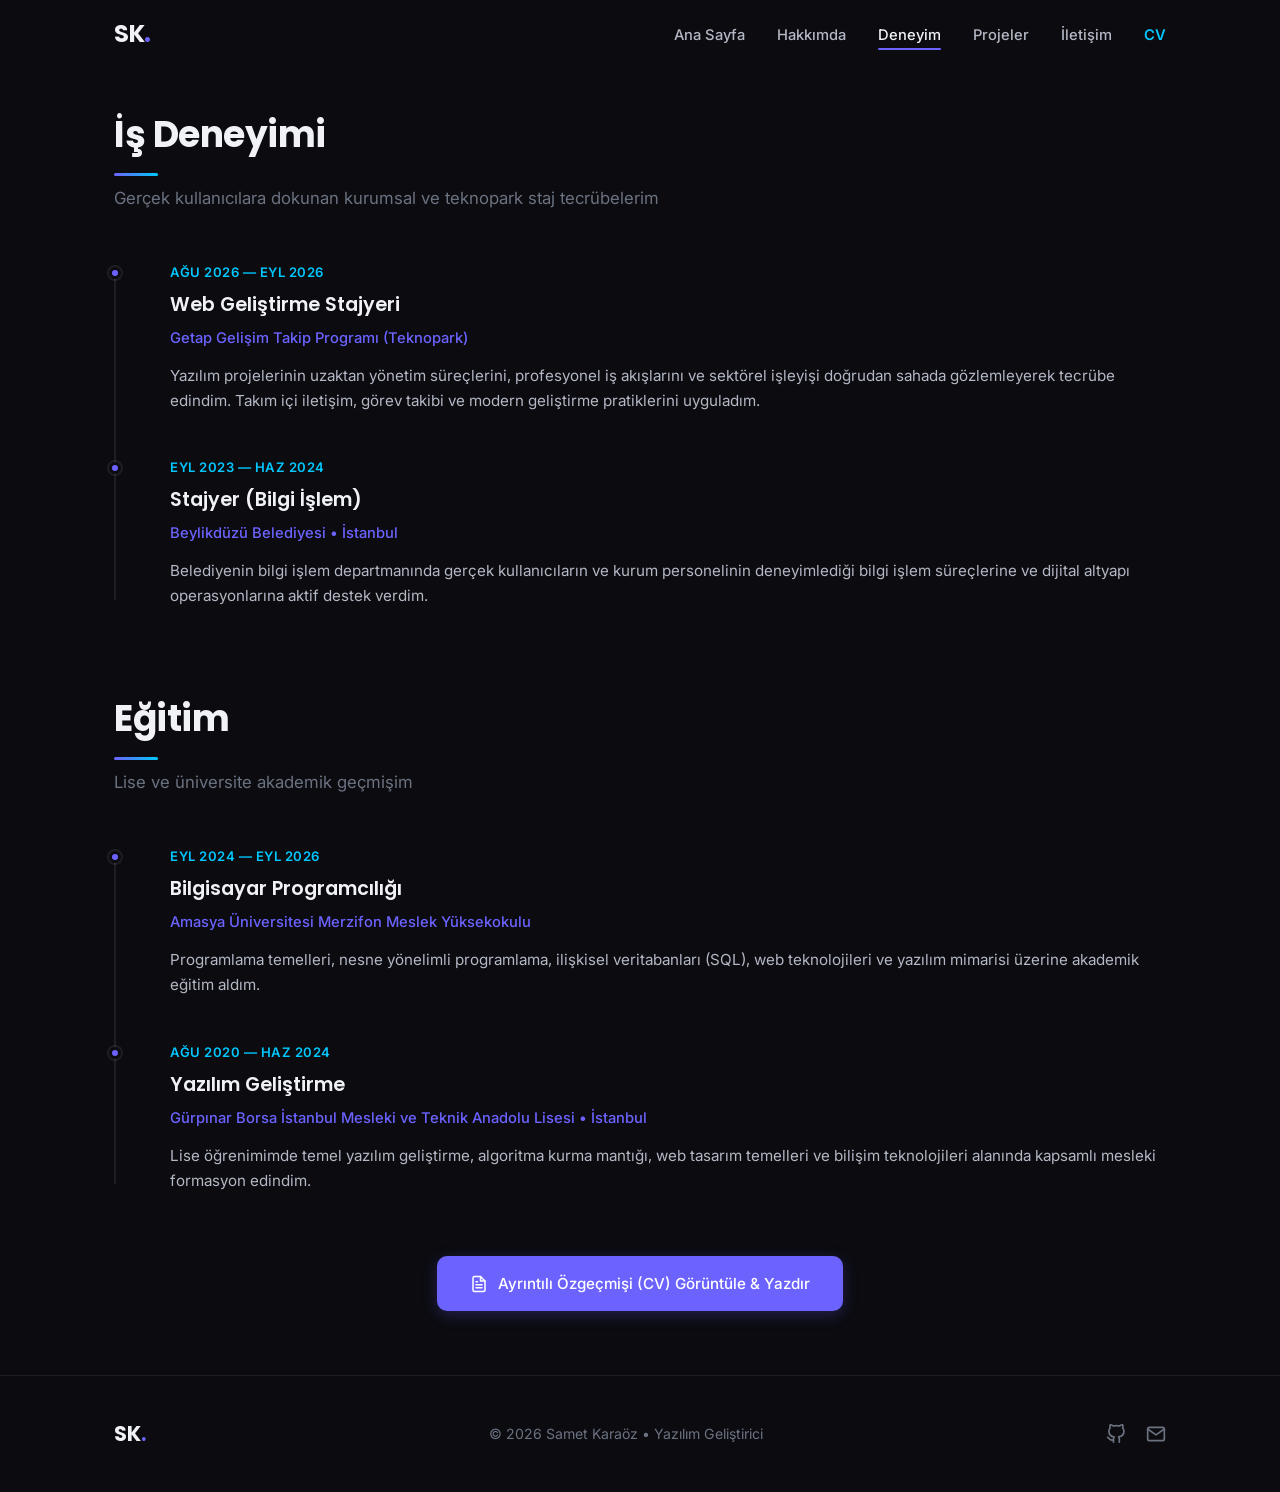
<file: experience.html>
<!DOCTYPE html>
<html lang="tr">
<head>
  <meta charset="UTF-8">
  <meta name="viewport" content="width=device-width, initial-scale=1.0">
  <meta name="description" content="Samet Karaöz - İş Deneyimi ve Eğitim Geçmişi">
  <title>Samet Karaöz | Deneyim</title>
  <link rel="preconnect" href="https://fonts.googleapis.com">
  <link rel="preconnect" href="https://fonts.gstatic.com" crossorigin>
  <link href="https://fonts.googleapis.com/css2?family=Inter:wght@300;400;500;600&family=Poppins:wght@600;700&display=swap" rel="stylesheet">
  <link rel="stylesheet" href="css/style.css?v=4">
  <link rel="stylesheet" href="css/animations.css?v=4">
  <link rel="stylesheet" href="css/responsive.css?v=4">
</head>
<body>
  <!-- Üst Navigasyon -->
  <nav class="navbar" id="navbar">
    <div class="container nav-container">
      <a href="index.html" class="logo">SK<span class="logo-dot">.</span></a>
      <ul class="nav-menu" id="nav-menu">
        <li><a href="index.html" class="nav-link">Ana Sayfa</a></li>
        <li><a href="about.html" class="nav-link">Hakkımda</a></li>
        <li><a href="experience.html" class="nav-link active">Deneyim</a></li>
        <li><a href="projects.html" class="nav-link">Projeler</a></li>
        <li><a href="contact.html" class="nav-link">İletişim</a></li>
        <li><a href="cv.html" class="nav-link" target="_blank" style="color: var(--cyan); font-weight: 600;">CV</a></li>
      </ul>
      <button class="hamburger" id="hamburger" aria-label="Menüyü aç">
        <span class="bar"></span>
        <span class="bar"></span>
        <span class="bar"></span>
      </button>
    </div>
  </nav>

  <main>
    <section class="section">
      <div class="container">
        <h1 class="section-heading reveal">İş Deneyimi</h1>
        <p class="section-subtitle reveal">Gerçek kullanıcılara dokunan kurumsal ve teknopark staj tecrübelerim</p>

        <!-- İş Deneyimi Zaman Çizelgesi -->
        <div class="timeline">
          <div class="timeline-item reveal" data-delay="100">
            <div class="timeline-date">Ağu 2026 — Eyl 2026</div>
            <h3 class="timeline-title">Web Geliştirme Stajyeri</h3>
            <div class="timeline-company">Getap Gelişim Takip Programı (Teknopark)</div>
            <p class="timeline-desc">
              Yazılım projelerinin uzaktan yönetim süreçlerini, profesyonel iş akışlarını ve sektörel işleyişi doğrudan sahada gözlemleyerek tecrübe edindim. Takım içi iletişim, görev takibi ve modern geliştirme pratiklerini uyguladım.
            </p>
          </div>

          <div class="timeline-item reveal" data-delay="200">
            <div class="timeline-date">Eyl 2023 — Haz 2024</div>
            <h3 class="timeline-title">Stajyer (Bilgi İşlem)</h3>
            <div class="timeline-company">Beylikdüzü Belediyesi • İstanbul</div>
            <p class="timeline-desc">
              Belediyenin bilgi işlem departmanında gerçek kullanıcıların ve kurum personelinin deneyimlediği bilgi işlem süreçlerine ve dijital altyapı operasyonlarına aktif destek verdim.
            </p>
          </div>
        </div>

        <!-- Eğitim Bölümü -->
        <div style="margin-top: 5rem;">
          <h2 class="section-heading reveal">Eğitim</h2>
          <p class="section-subtitle reveal">Lise ve üniversite akademik geçmişim</p>

          <div class="timeline">
            <div class="timeline-item reveal" data-delay="150">
              <div class="timeline-date">Eyl 2024 — Eyl 2026</div>
              <h3 class="timeline-title">Bilgisayar Programcılığı</h3>
              <div class="timeline-company">Amasya Üniversitesi Merzifon Meslek Yüksekokulu</div>
              <p class="timeline-desc">
                Programlama temelleri, nesne yönelimli programlama, ilişkisel veritabanları (SQL), web teknolojileri ve yazılım mimarisi üzerine akademik eğitim aldım.
              </p>
            </div>

            <div class="timeline-item reveal" data-delay="250">
              <div class="timeline-date">Ağu 2020 — Haz 2024</div>
              <h3 class="timeline-title">Yazılım Geliştirme</h3>
              <div class="timeline-company">Gürpınar Borsa İstanbul Mesleki ve Teknik Anadolu Lisesi • İstanbul</div>
              <p class="timeline-desc">
                Lise öğrenimimde temel yazılım geliştirme, algoritma kurma mantığı, web tasarım temelleri ve bilişim teknolojileri alanında kapsamlı mesleki formasyon edindim.
              </p>
            </div>
          </div>

          <div class="reveal" data-delay="300" style="margin-top: 3rem; text-align: center;">
            <a href="cv.html" class="btn btn-primary" target="_blank" style="display: inline-flex; align-items: center; gap: 0.6rem; padding: 0.85rem 2rem;">
              <svg xmlns="http://www.w3.org/2000/svg" width="18" height="18" viewBox="0 0 24 24" fill="none" stroke="currentColor" stroke-width="2" stroke-linecap="round" stroke-linejoin="round"><path d="M14 2H6a2 2 0 0 0-2 2v16a2 2 0 0 0 2 2h12a2 2 0 0 0 2-2V8z"></path><polyline points="14 2 14 8 20 8"></polyline><line x1="16" y1="13" x2="8" y2="13"></line><line x1="16" y1="17" x2="8" y2="17"></line><polyline points="10 9 9 9 8 9"></polyline></svg>
              <span>Ayrıntılı Özgeçmişi (CV) Görüntüle & Yazdır</span>
            </a>
          </div>
        </div>
      </div>
    </section>
  </main>

  <!-- Altbilgi -->
  <footer class="footer">
    <div class="container">
      <div class="footer-content">
        <a href="index.html" class="footer-logo">SK<span class="logo-dot">.</span></a>
        <p class="footer-text">&copy; 2026 Samet Karaöz • Yazılım Geliştirici</p>
        <div class="footer-links">
          <a href="https://github.com/samet-karaoz" target="_blank" rel="noopener noreferrer" aria-label="GitHub">
            <svg xmlns="http://www.w3.org/2000/svg" width="20" height="20" viewBox="0 0 24 24" fill="none" stroke="currentColor" stroke-width="2" stroke-linecap="round" stroke-linejoin="round"><path d="M9 19c-5 1.5-5-2.5-7-3m14 6v-3.87a3.37 3.37 0 0 0-.94-2.61c3.14-.35 6.44-1.54 6.44-7A5.44 5.44 0 0 0 20 4.77 5.07 5.07 0 0 0 19.91 1S18.73.65 16 2.48a13.38 13.38 0 0 0-7 0C6.27.65 5.09 1 5.09 1A5.07 5.07 0 0 0 5 4.77a5.44 5.44 0 0 0-1.5 3.78c0 5.42 3.3 6.61 6.44 7A3.37 3.37 0 0 0 9 18.13V22"></path></svg>
          </a>
          <a href="mailto:sametkaraoz0@gmail.com" aria-label="E-posta">
            <svg xmlns="http://www.w3.org/2000/svg" width="20" height="20" viewBox="0 0 24 24" fill="none" stroke="currentColor" stroke-width="2" stroke-linecap="round" stroke-linejoin="round"><path d="M4 4h16c1.1 0 2 .9 2 2v12c0 1.1-.9 2-2 2H4c-1.1 0-2-.9-2-2V6c0-1.1.9-2 2-2z"></path><polyline points="22,6 12,13 2,6"></polyline></svg>
          </a>
        </div>
      </div>
    </div>
  </footer>

  <script src="js/main.js?v=4" defer></script>
  <script src="js/animations.js?v=4" defer></script>
</body>
</html>
</file>
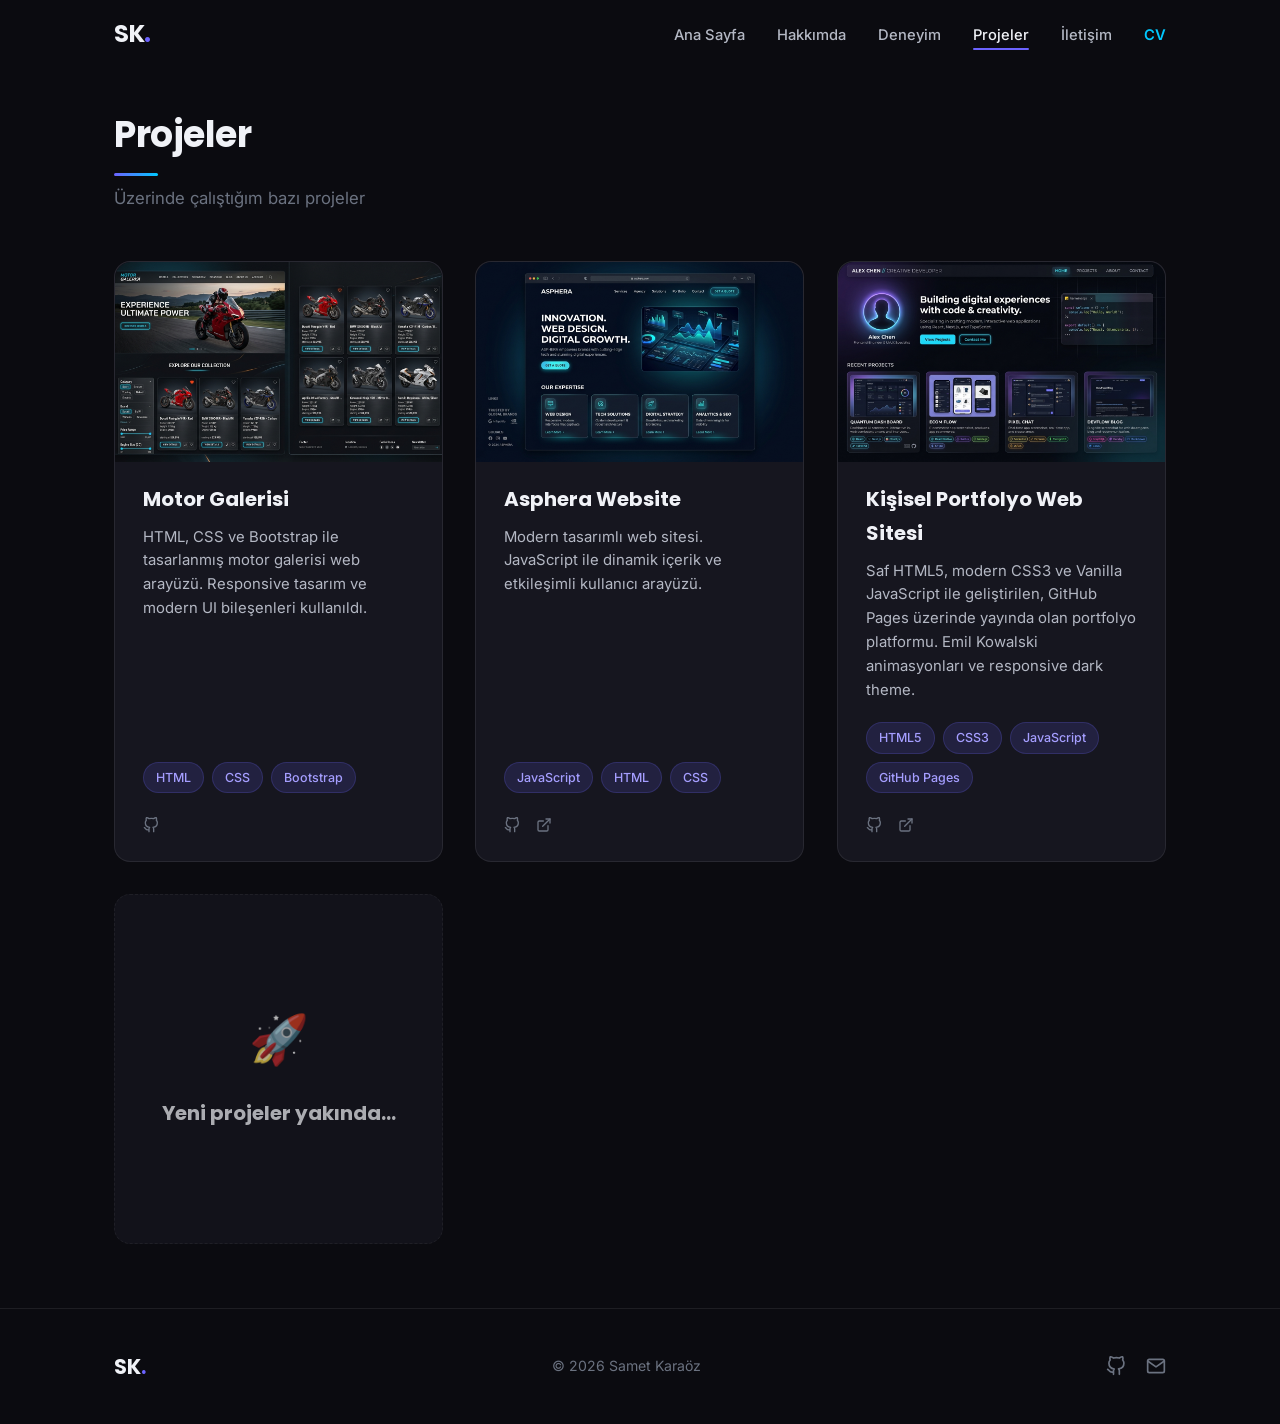
<file: projects.html>
<!DOCTYPE html>
<html lang="tr">
<head>
  <meta charset="UTF-8">
  <meta name="viewport" content="width=device-width, initial-scale=1.0">
  <meta name="description" content="Samet Karaöz - Frontend Developer Portfolyo">
  <title>Samet Karaöz | Projeler</title>
  <link rel="preconnect" href="https://fonts.googleapis.com">
  <link rel="preconnect" href="https://fonts.gstatic.com" crossorigin>
  <link href="https://fonts.googleapis.com/css2?family=Inter:wght@300;400;500;600&family=Poppins:wght@600;700&display=swap" rel="stylesheet">
  <link rel="stylesheet" href="css/style.css?v=5">
  <link rel="stylesheet" href="css/animations.css?v=5">
  <link rel="stylesheet" href="css/responsive.css?v=5">
</head>
<body>
  <nav class="navbar" id="navbar">
    <div class="container nav-container">
      <a href="index.html" class="logo">SK<span class="logo-dot">.</span></a>
      <ul class="nav-menu" id="nav-menu">
        <li><a href="index.html" class="nav-link">Ana Sayfa</a></li>
        <li><a href="about.html" class="nav-link">Hakkımda</a></li>
        <li><a href="experience.html" class="nav-link">Deneyim</a></li>
        <li><a href="projects.html" class="nav-link active">Projeler</a></li>
        <li><a href="contact.html" class="nav-link">İletişim</a></li>
        <li><a href="cv.html" class="nav-link" target="_blank" style="color: var(--cyan); font-weight: 600;">CV</a></li>
      </ul>
      <button class="hamburger" id="hamburger" aria-label="Menüyü aç">
        <span class="bar"></span>
        <span class="bar"></span>
        <span class="bar"></span>
      </button>
    </div>
  </nav>

  <main>
    <section class="section" id="projects">
      <div class="container">
        <h2 class="section-heading reveal">Projeler</h2>
        <p class="section-subtitle reveal">Üzerinde çalıştığım bazı projeler</p>

        <div class="projects-grid">
          <!-- Project 1 -->
          <article class="project-card card reveal" data-delay="100">
            <div class="project-card-image">
              <img src="assets/images/project-motor-galerisi.jpg" alt="Motor Galerisi" class="project-img" loading="lazy" width="600" height="340">
            </div>
            <div class="project-card-content">
              <h3 class="project-card-title">Motor Galerisi</h3>
              <p class="project-card-desc">HTML, CSS ve Bootstrap ile tasarlanmış motor galerisi web arayüzü. Responsive tasarım ve modern UI bileşenleri kullanıldı.</p>
              <div class="project-card-tags">
                <span class="tag">HTML</span>
                <span class="tag">CSS</span>
                <span class="tag">Bootstrap</span>
              </div>
              <div class="project-card-links">
                <a href="https://github.com/samet-karaoz/motor-galerisi" class="project-link" target="_blank" rel="noopener noreferrer" aria-label="GitHub">
                  <svg xmlns="http://www.w3.org/2000/svg" width="16" height="16" viewBox="0 0 24 24" fill="none" stroke="currentColor" stroke-width="2" stroke-linecap="round" stroke-linejoin="round"><path d="M9 19c-5 1.5-5-2.5-7-3m14 6v-3.87a3.37 3.37 0 0 0-.94-2.61c3.14-.35 6.44-1.54 6.44-7A5.44 5.44 0 0 0 20 4.77 5.07 5.07 0 0 0 19.91 1S18.73.65 16 2.48a13.38 13.38 0 0 0-7 0C6.27.65 5.09 1 5.09 1A5.07 5.07 0 0 0 5 4.77a5.44 5.44 0 0 0-1.5 3.78c0 5.42 3.3 6.61 6.44 7A3.37 3.37 0 0 0 9 18.13V22"></path></svg>
                </a>
              </div>
            </div>
          </article>

          <!-- Project 2 -->
          <article class="project-card card reveal" data-delay="200">
            <div class="project-card-image">
              <img src="assets/images/project-asphera.jpg" alt="Asphera Website" class="project-img" loading="lazy" width="600" height="340">
            </div>
            <div class="project-card-content">
              <h3 class="project-card-title">Asphera Website</h3>
              <p class="project-card-desc">Modern tasarımlı web sitesi. JavaScript ile dinamik içerik ve etkileşimli kullanıcı arayüzü.</p>
              <div class="project-card-tags">
                <span class="tag">JavaScript</span>
                <span class="tag">HTML</span>
                <span class="tag">CSS</span>
              </div>
              <div class="project-card-links">
                <a href="https://github.com/samet-karaoz/asphera-website" class="project-link" target="_blank" rel="noopener noreferrer" aria-label="GitHub">
                  <svg xmlns="http://www.w3.org/2000/svg" width="16" height="16" viewBox="0 0 24 24" fill="none" stroke="currentColor" stroke-width="2" stroke-linecap="round" stroke-linejoin="round"><path d="M9 19c-5 1.5-5-2.5-7-3m14 6v-3.87a3.37 3.37 0 0 0-.94-2.61c3.14-.35 6.44-1.54 6.44-7A5.44 5.44 0 0 0 20 4.77 5.07 5.07 0 0 0 19.91 1S18.73.65 16 2.48a13.38 13.38 0 0 0-7 0C6.27.65 5.09 1 5.09 1A5.07 5.07 0 0 0 5 4.77a5.44 5.44 0 0 0-1.5 3.78c0 5.42 3.3 6.61 6.44 7A3.37 3.37 0 0 0 9 18.13V22"></path></svg>
                </a>
                <a href="https://asphera-website.vercel.app" class="project-link" target="_blank" rel="noopener noreferrer" aria-label="Canlı Görünüm">
                  <svg xmlns="http://www.w3.org/2000/svg" width="16" height="16" viewBox="0 0 24 24" fill="none" stroke="currentColor" stroke-width="2" stroke-linecap="round" stroke-linejoin="round"><path d="M18 13v6a2 2 0 0 1-2 2H5a2 2 0 0 1-2-2V8a2 2 0 0 1 2-2h6"></path><polyline points="15 3 21 3 21 9"></polyline><line x1="10" y1="14" x2="21" y2="3"></line></svg>
                </a>
              </div>
            </div>
          </article>

          <!-- Project 3: Kişisel Portfolyo Sitesi -->
          <article class="project-card card reveal" data-delay="300">
            <div class="project-card-image">
              <img src="assets/images/project-portfolio.jpg" alt="Kişisel Portfolyo Web Sitesi" class="project-img" loading="lazy" width="600" height="340">
            </div>
            <div class="project-card-content">
              <h3 class="project-card-title">Kişisel Portfolyo Web Sitesi</h3>
              <p class="project-card-desc">Saf HTML5, modern CSS3 ve Vanilla JavaScript ile geliştirilen, GitHub Pages üzerinde yayında olan portfolyo platformu. Emil Kowalski animasyonları ve responsive dark theme.</p>
              <div class="project-card-tags">
                <span class="tag">HTML5</span>
                <span class="tag">CSS3</span>
                <span class="tag">JavaScript</span>
                <span class="tag">GitHub Pages</span>
              </div>
              <div class="project-card-links">
                <a href="https://github.com/samet-karaoz/samet-karaoz.github.io" class="project-link" target="_blank" rel="noopener noreferrer" aria-label="GitHub">
                  <svg xmlns="http://www.w3.org/2000/svg" width="16" height="16" viewBox="0 0 24 24" fill="none" stroke="currentColor" stroke-width="2" stroke-linecap="round" stroke-linejoin="round"><path d="M9 19c-5 1.5-5-2.5-7-3m14 6v-3.87a3.37 3.37 0 0 0-.94-2.61c3.14-.35 6.44-1.54 6.44-7A5.44 5.44 0 0 0 20 4.77 5.07 5.07 0 0 0 19.91 1S18.73.65 16 2.48a13.38 13.38 0 0 0-7 0C6.27.65 5.09 1 5.09 1A5.07 5.07 0 0 0 5 4.77a5.44 5.44 0 0 0-1.5 3.78c0 5.42 3.3 6.61 6.44 7A3.37 3.37 0 0 0 9 18.13V22"></path></svg>
                </a>
                <a href="https://samet-karaoz.github.io/" class="project-link" target="_blank" rel="noopener noreferrer" aria-label="Canlı Görünüm">
                  <svg xmlns="http://www.w3.org/2000/svg" width="16" height="16" viewBox="0 0 24 24" fill="none" stroke="currentColor" stroke-width="2" stroke-linecap="round" stroke-linejoin="round"><path d="M18 13v6a2 2 0 0 1-2 2H5a2 2 0 0 1-2-2V8a2 2 0 0 1 2-2h6"></path><polyline points="15 3 21 3 21 9"></polyline><line x1="10" y1="14" x2="21" y2="3"></line></svg>
                </a>
              </div>
            </div>
          </article>

          <!-- Project 4 - Coming Soon -->
          <article class="project-card card reveal" data-delay="400" style="border-style: dashed; opacity: 0.7; display: flex; flex-direction: column; align-items: center; justify-content: center; min-height: 350px; text-align: center; box-shadow: none;">
            <div style="font-size: 3rem; margin-bottom: 1rem;">🚀</div>
            <h3 class="project-card-title">Yeni projeler yakında...</h3>
          </article>
        </div>
      </div>
    </section>
  </main>

  <footer class="footer">
    <div class="container">
      <div class="footer-content">
        <a href="index.html" class="footer-logo">SK<span class="logo-dot">.</span></a>
        <p class="footer-text">&copy; 2026 Samet Karaöz</p>
        <div class="footer-links">
          <a href="https://github.com/samet-karaoz" target="_blank" rel="noopener noreferrer" aria-label="GitHub">
            <svg xmlns="http://www.w3.org/2000/svg" width="20" height="20" viewBox="0 0 24 24" fill="none" stroke="currentColor" stroke-width="2" stroke-linecap="round" stroke-linejoin="round"><path d="M9 19c-5 1.5-5-2.5-7-3m14 6v-3.87a3.37 3.37 0 0 0-.94-2.61c3.14-.35 6.44-1.54 6.44-7A5.44 5.44 0 0 0 20 4.77 5.07 5.07 0 0 0 19.91 1S18.73.65 16 2.48a13.38 13.38 0 0 0-7 0C6.27.65 5.09 1 5.09 1A5.07 5.07 0 0 0 5 4.77a5.44 5.44 0 0 0-1.5 3.78c0 5.42 3.3 6.61 6.44 7A3.37 3.37 0 0 0 9 18.13V22"></path></svg>
          </a>
          <a href="mailto:sametkaraoz0@gmail.com" aria-label="E-posta">
            <svg xmlns="http://www.w3.org/2000/svg" width="20" height="20" viewBox="0 0 24 24" fill="none" stroke="currentColor" stroke-width="2" stroke-linecap="round" stroke-linejoin="round"><path d="M4 4h16c1.1 0 2 .9 2 2v12c0 1.1-.9 2-2 2H4c-1.1 0-2-.9-2-2V6c0-1.1.9-2 2-2z"></path><polyline points="22,6 12,13 2,6"></polyline></svg>
          </a>
        </div>
      </div>
    </div>
  </footer>

  <script src="js/main.js?v=5" defer></script>
  <script src="js/animations.js?v=5" defer></script>
</body>
</html>
</file>
<file: css/style.css>
/* ==========================================================================
   Samet Karaöz - Portfolyo Web Sitesi
   Ana Stil Dosyası (style.css)
   ========================================================================== */

:root {
  /* Renk Paleti - Modern Dark Theme */
  --bg: #0b0b10;
  --bg-secondary: #111118;
  --bg-card: #16161f;
  --bg-card-hover: #1e1e2a;
  
  /* Vurgu Renkleri */
  --accent: #6c63ff;
  --accent-hover: #5a52d5;
  --accent-glow: rgba(108, 99, 255, 0.15);
  --cyan: #00c8ff;
  --green: #64ffda;
  
  /* Tipografi Renkleri */
  --text: #b4b8c4;
  --text-bright: #f0f2f7;
  --text-muted: #6b7280;
  
  /* Kenarlıklar ve Efektler */
  --border: rgba(255, 255, 255, 0.08);
  --glass-bg: rgba(11, 11, 16, 0.85);
  --glass-border: rgba(255, 255, 255, 0.1);
  
  /* Ölçüler & Geçişler */
  --radius: 10px;
  --radius-lg: 16px;
  --transition: 0.3s cubic-bezier(0.4, 0, 0.2, 1);
  --max-width: 1100px;
  --nav-height: 70px;
  
  /* Yazı Tipleri */
  --font-body: 'Inter', -apple-system, BlinkMacSystemFont, 'Segoe UI', Roboto, sans-serif;
  --font-heading: 'Poppins', -apple-system, BlinkMacSystemFont, sans-serif;
}

/* --------------------------------------------------------------------------
   Sıfırlama (Reset) & Temel Ayarlar
   -------------------------------------------------------------------------- */
*, *::before, *::after {
  box-sizing: border-box;
  margin: 0;
  padding: 0;
}

html {
  scroll-behavior: smooth;
  color-scheme: dark;
}

body {
  background-color: var(--bg);
  color: var(--text);
  font-family: var(--font-body);
  line-height: 1.7;
  min-height: 100vh;
  display: flex;
  flex-direction: column;
  overflow-x: hidden;
  -webkit-font-smoothing: antialiased;
  -moz-osx-font-smoothing: grayscale;
}

main {
  flex: 1;
}

img {
  max-width: 100%;
  height: auto;
  display: block;
}

a {
  color: inherit;
  text-decoration: none;
  transition: color var(--transition);
}

ul {
  list-style: none;
}

::selection {
  background-color: rgba(108, 99, 255, 0.35);
  color: var(--text-bright);
}

/* --------------------------------------------------------------------------
   Yerleşim & Yardımcı Sınıflar
   -------------------------------------------------------------------------- */
.container {
  max-width: var(--max-width);
  margin-left: auto;
  margin-right: auto;
  padding-left: 1.5rem;
  padding-right: 1.5rem;
  width: 100%;
}

.section {
  padding: 6.5rem 0 4rem;
  position: relative;
}

.section-heading {
  font-family: var(--font-heading);
  font-size: 2.25rem;
  font-weight: 700;
  color: var(--text-bright);
  margin-bottom: 0.5rem;
  position: relative;
  display: inline-block;
  letter-spacing: -0.5px;
}

.section-heading::after {
  content: '';
  display: block;
  width: 44px;
  height: 3px;
  background: linear-gradient(90deg, var(--accent), var(--cyan));
  border-radius: 2px;
  margin-top: 0.5rem;
}

.section-subtitle {
  color: var(--text-muted);
  font-size: 1.05rem;
  margin-bottom: 3rem;
  max-width: 580px;
}

/* --------------------------------------------------------------------------
   Navigasyon Bar (Navbar & Glassmorphism)
   -------------------------------------------------------------------------- */
.navbar {
  position: fixed;
  top: 0;
  left: 0;
  width: 100%;
  height: var(--nav-height);
  z-index: 1000;
  background: transparent;
  border-bottom: 1px solid transparent;
  transition: background-color var(--transition), border-color var(--transition), backdrop-filter var(--transition);
}

.navbar.scrolled {
  background: var(--glass-bg);
  backdrop-filter: blur(14px);
  -webkit-backdrop-filter: blur(14px);
  border-bottom: 1px solid var(--glass-border);
}

.nav-container {
  display: flex;
  align-items: center;
  justify-content: space-between;
  height: 100%;
}

.logo {
  font-family: var(--font-heading);
  font-size: 1.5rem;
  font-weight: 700;
  color: var(--text-bright);
  letter-spacing: -0.5px;
}

.logo-dot {
  color: var(--accent);
}

.nav-menu {
  display: flex;
  align-items: center;
  gap: 2rem;
}

.nav-link {
  color: var(--text);
  font-size: 0.92rem;
  font-weight: 500;
  padding: 0.4rem 0;
  position: relative;
}

.nav-link::after {
  content: '';
  position: absolute;
  bottom: 0;
  left: 0;
  width: 0%;
  height: 2px;
  background-color: var(--accent);
  transition: width var(--transition);
  border-radius: 1px;
}

.nav-link:hover {
  color: var(--text-bright);
}

.nav-link:hover::after,
.nav-link.active::after {
  width: 100%;
}

.nav-link.active {
  color: var(--text-bright);
}

/* Hamburger Menü (Mobil) */
.hamburger {
  display: none;
  flex-direction: column;
  justify-content: space-between;
  width: 28px;
  height: 20px;
  background: transparent;
  border: none;
  cursor: pointer;
  padding: 0;
  z-index: 1001;
}

.hamburger .bar {
  width: 100%;
  height: 2px;
  background-color: var(--text-bright);
  border-radius: 2px;
  transition: transform var(--transition), opacity var(--transition);
}

/* --------------------------------------------------------------------------
   Butonlar
   -------------------------------------------------------------------------- */
.btn {
  display: inline-flex;
  align-items: center;
  justify-content: center;
  gap: 0.6rem;
  padding: 0.75rem 1.75rem;
  border-radius: var(--radius);
  font-size: 0.95rem;
  font-weight: 500;
  font-family: var(--font-body);
  cursor: pointer;
  transition: transform 160ms cubic-bezier(0.16, 1, 0.3, 1), 
              background-color 160ms ease-out, 
              border-color 160ms ease-out, 
              box-shadow 160ms ease-out;
  border: 1px solid transparent;
  text-align: center;
  user-select: none;
  -webkit-tap-highlight-color: transparent;
}

.btn:active {
  transform: scale(0.97) !important;
}

.btn-primary {
  background-color: var(--accent);
  color: #ffffff;
  box-shadow: 0 4px 15px rgba(108, 99, 255, 0.25);
}

.btn-primary:hover {
  background-color: var(--accent-hover);
  color: #ffffff;
  transform: translateY(-2px);
  box-shadow: 0 6px 20px rgba(108, 99, 255, 0.35);
}

.btn-outline {
  background-color: transparent;
  border-color: rgba(108, 99, 255, 0.5);
  color: var(--text-bright);
}

.btn-outline:hover {
  background-color: var(--accent-glow);
  border-color: var(--accent);
  color: #ffffff;
  transform: translateY(-2px);
}

/* --------------------------------------------------------------------------
   Kartlar & Rozetler (Tags)
   -------------------------------------------------------------------------- */
.card {
  background-color: var(--bg-card);
  border: 1px solid var(--border);
  border-radius: var(--radius-lg);
  padding: 1.75rem;
  transition: transform 220ms cubic-bezier(0.16, 1, 0.3, 1), 
              box-shadow 220ms ease-out, 
              border-color 200ms ease-out, 
              background-color 200ms ease-out;
}

.card:hover {
  background-color: var(--bg-card-hover);
  border-color: var(--glass-border);
  box-shadow: 0 10px 30px rgba(0, 0, 0, 0.35);
}

.tag {
  display: inline-block;
  padding: 0.25rem 0.75rem;
  background-color: var(--accent-glow);
  color: #a59eff;
  font-size: 0.78rem;
  font-weight: 500;
  border-radius: 999px;
  border: 1px solid rgba(108, 99, 255, 0.2);
}

/* --------------------------------------------------------------------------
   Hero Bölümü (index.html)
   -------------------------------------------------------------------------- */
.hero {
  min-height: 100vh;
  min-height: 100dvh;
  display: flex;
  align-items: center;
  position: relative;
  overflow: hidden;
  padding-top: var(--nav-height);
}

/* Ambient Işık Küreleri (Slow Moving Luminous Background) */
.hero-ambient-lights {
  position: absolute;
  inset: 0;
  overflow: hidden;
  pointer-events: none;
  z-index: 0;
}

.ambient-orb {
  position: absolute;
  border-radius: 50%;
  filter: blur(95px);
  -webkit-filter: blur(95px);
  opacity: 0.45;
  will-change: transform;
  pointer-events: none;
}

.ambient-orb-1 {
  width: 550px;
  height: 550px;
  background: radial-gradient(circle, rgba(108, 99, 255, 0.45) 0%, rgba(108, 99, 255, 0.05) 60%, transparent 70%);
  top: -10%;
  left: 5%;
}

.ambient-orb-2 {
  width: 500px;
  height: 500px;
  background: radial-gradient(circle, rgba(0, 200, 255, 0.35) 0%, rgba(0, 200, 255, 0.04) 60%, transparent 70%);
  top: 25%;
  right: 2%;
}

.ambient-orb-3 {
  width: 420px;
  height: 420px;
  background: radial-gradient(circle, rgba(100, 255, 218, 0.25) 0%, rgba(100, 255, 218, 0.03) 60%, transparent 70%);
  bottom: 0%;
  left: 32%;
}

#particles-canvas {
  position: absolute;
  top: 0;
  left: 0;
  width: 100%;
  height: 100%;
  z-index: 1;
  pointer-events: none;
}

.hero-grid {
  display: grid;
  grid-template-columns: 1.15fr 1fr;
  gap: 3.5rem;
  align-items: center;
  width: 100%;
  position: relative;
  z-index: 2;
}

.hero-content {
  position: relative;
  z-index: 2;
}

.hero-greeting-badge {
  display: inline-flex;
  align-items: center;
  gap: 0.5rem;
  padding: 0.35rem 0.9rem;
  background: var(--accent-glow);
  border: 1px solid rgba(108, 99, 255, 0.25);
  border-radius: 999px;
  color: #c4bfff;
  font-size: 0.85rem;
  font-weight: 500;
  margin-bottom: 1.2rem;
}

.hero-greeting-badge .pulse-dot {
  width: 8px;
  height: 8px;
  background: var(--green);
  border-radius: 50%;
  box-shadow: 0 0 8px var(--green);
}

.hero-name {
  font-family: var(--font-heading);
  font-size: clamp(2.4rem, 5vw, 3.8rem);
  font-weight: 700;
  color: var(--text-bright);
  line-height: 1.15;
  margin-bottom: 0.5rem;
  letter-spacing: -1px;
}

.hero-title {
  font-family: var(--font-heading);
  font-size: clamp(1.3rem, 2.8vw, 1.9rem);
  color: var(--cyan);
  font-weight: 600;
  margin-bottom: 1.25rem;
  min-height: 1.4em;
  display: flex;
  align-items: center;
}

.hero-description {
  color: var(--text);
  font-size: 1.05rem;
  margin-bottom: 1.5rem;
  line-height: 1.75;
  max-width: 580px;
}

.hero-pills {
  display: flex;
  flex-wrap: wrap;
  gap: 0.6rem;
  margin-bottom: 2rem;
}

.hero-pill {
  display: inline-flex;
  align-items: center;
  gap: 0.4rem;
  font-size: 0.82rem;
  color: var(--text-bright);
  background: var(--bg-secondary);
  padding: 0.35rem 0.85rem;
  border-radius: 999px;
  border: 1px solid var(--border);
}

.hero-buttons {
  display: flex;
  gap: 1rem;
  flex-wrap: wrap;
}

/* Hero Profil Görseli & Yüzen Kartlar */
.hero-image-col {
  display: flex;
  justify-content: center;
  align-items: center;
  position: relative;
}

.hero-avatar-wrapper {
  position: relative;
  width: 350px;
  height: 350px;
}

.hero-avatar-glow {
  position: absolute;
  inset: -25px;
  background: radial-gradient(circle, rgba(108, 99, 255, 0.45), rgba(0, 200, 255, 0.25), transparent 70%);
  border-radius: 50%;
  filter: blur(30px);
  z-index: 1;
}

.hero-avatar-img {
  width: 100%;
  height: 100%;
  border-radius: 50%;
  object-fit: cover;
  border: 4px solid rgba(108, 99, 255, 0.4);
  position: relative;
  z-index: 2;
  box-shadow: 0 20px 45px rgba(0, 0, 0, 0.65), 0 0 35px rgba(108, 99, 255, 0.25);
  background: var(--bg-card);
}

/* Dönen Hızlı & Parlayan Işık Halkası (Orbiting Border Beam & Particle) */
.avatar-orbit-container {
  position: absolute;
  top: -8px;
  left: -8px;
  width: calc(100% + 16px);
  height: calc(100% + 16px);
  border-radius: 50%;
  pointer-events: none;
  z-index: 3;
  will-change: transform;
  transform-origin: 50% 50%;
  -webkit-transform-origin: 50% 50%;
  animation: rotate-orbit 2.2s linear infinite;
  -webkit-animation: rotate-orbit 2.2s linear infinite;
}

.avatar-orbit-ring {
  position: absolute;
  inset: 0;
  border-radius: 50%;
  background: conic-gradient(
    from 0deg,
    transparent 0deg,
    transparent 210deg,
    rgba(108, 99, 255, 0.2) 260deg,
    rgba(0, 200, 255, 0.75) 320deg,
    rgba(255, 255, 255, 0.95) 356deg,
    rgba(255, 255, 255, 1) 360deg
  );
  -webkit-mask: radial-gradient(farthest-side, transparent calc(100% - 4px), #fff calc(100% - 3px));
  mask: radial-gradient(farthest-side, transparent calc(100% - 4px), #fff calc(100% - 3px));
  filter: drop-shadow(0 0 10px rgba(0, 200, 255, 0.85)) drop-shadow(0 0 18px rgba(108, 99, 255, 0.6));
}

.avatar-orbit-sparkle {
  position: absolute;
  top: 0;
  left: 50%;
  transform: translate(-50%, -50%);
  width: 11px;
  height: 11px;
  background: #ffffff;
  border-radius: 50%;
  box-shadow:
    0 0 10px 3px #ffffff,
    0 0 22px 6px rgba(0, 200, 255, 0.95),
    0 0 38px 12px rgba(108, 99, 255, 0.8);
}

.floating-badge {
  position: absolute;
  z-index: 4;
  display: flex;
  align-items: center;
  gap: 0.5rem;
  background: var(--bg-card);
  border: 1px solid var(--glass-border);
  padding: 0.75rem 1.25rem;
  border-radius: 999px;
  box-shadow: 0 10px 30px rgba(0, 0, 0, 0.5);
  font-size: 0.88rem;
  font-weight: 600;
  color: var(--text-bright);
  white-space: nowrap;
  backdrop-filter: blur(12px);
  -webkit-backdrop-filter: blur(12px);
}

.badge-top-left {
  top: 25px;
  left: -35px;
}

.badge-bottom-right {
  bottom: 25px;
  right: -35px;
}

.scroll-indicator {
  position: absolute;
  bottom: 1.8rem;
  left: 50%;
  transform: translateX(-50%);
  display: flex;
  flex-direction: column;
  align-items: center;
  gap: 0.5rem;
  color: var(--text-muted);
  font-size: 0.8rem;
  z-index: 2;
  opacity: 0.75;
}

.scroll-indicator .mouse {
  width: 22px;
  height: 36px;
  border: 2px solid var(--text-muted);
  border-radius: 12px;
  position: relative;
}

.scroll-indicator .wheel {
  width: 3px;
  height: 7px;
  background-color: var(--text-muted);
  border-radius: 2px;
  position: absolute;
  top: 6px;
  left: 50%;
  transform: translateX(-50%);
  animation: scroll-wheel 1.6s infinite cubic-bezier(0.65, 0, 0.35, 1);
}

/* --------------------------------------------------------------------------
   İstatistik Şeridi (Stats Section)
   -------------------------------------------------------------------------- */
.stats-grid {
  display: grid;
  grid-template-columns: repeat(4, 1fr);
  gap: 1.25rem;
  margin-top: 1.5rem;
}

.stat-card {
  background: var(--bg-card);
  border: 1px solid var(--border);
  border-radius: var(--radius);
  padding: 1.6rem 1.2rem;
  text-align: center;
  transition: transform 180ms ease-out, border-color 180ms ease-out;
}

.stat-card:hover {
  transform: translateY(-3px);
  border-color: var(--accent);
}

.stat-number {
  font-family: var(--font-heading);
  font-size: 2.2rem;
  font-weight: 700;
  color: var(--text-bright);
  background: linear-gradient(135deg, #ffffff, var(--cyan));
  -webkit-background-clip: text;
  -webkit-text-fill-color: transparent;
  margin-bottom: 0.25rem;
  line-height: 1.2;
}

.stat-label {
  font-size: 0.85rem;
  color: var(--text-muted);
  font-weight: 500;
}

/* --------------------------------------------------------------------------
   Uzmanlık Alanları (Focus Cards)
   -------------------------------------------------------------------------- */
.focus-grid {
  display: grid;
  grid-template-columns: repeat(auto-fit, minmax(300px, 1fr));
  gap: 1.75rem;
}

.focus-card {
  background: var(--bg-card);
  border: 1px solid var(--border);
  border-radius: var(--radius-lg);
  padding: 2.2rem;
  transition: transform 220ms cubic-bezier(0.16, 1, 0.3, 1), 
              box-shadow 220ms ease-out, 
              border-color 200ms ease-out;
  display: flex;
  flex-direction: column;
}

.focus-card:hover {
  transform: translateY(-4px);
  border-color: var(--glass-border);
  box-shadow: 0 12px 35px rgba(0, 0, 0, 0.4);
}

.focus-icon {
  font-size: 2.4rem;
  margin-bottom: 1.25rem;
  display: inline-block;
}

.focus-title {
  font-family: var(--font-heading);
  font-size: 1.35rem;
  color: var(--text-bright);
  margin-bottom: 0.6rem;
}

.focus-desc {
  font-size: 0.95rem;
  color: var(--text);
  line-height: 1.65;
  margin-bottom: 1.5rem;
  flex: 1;
}

.focus-tags {
  display: flex;
  flex-wrap: wrap;
  gap: 0.45rem;
}

/* --------------------------------------------------------------------------
   CTA Kartı (Ana Sayfa Alt Bölüm)
   -------------------------------------------------------------------------- */
.cta-banner {
  background: linear-gradient(135deg, #161624, #10101b);
  border: 1px solid rgba(108, 99, 255, 0.25);
  border-radius: var(--radius-lg);
  padding: 3.5rem 2rem;
  text-align: center;
  position: relative;
  overflow: hidden;
  box-shadow: 0 15px 40px rgba(0, 0, 0, 0.4);
}

.cta-banner::before {
  content: '';
  position: absolute;
  top: -50%;
  left: 50%;
  transform: translateX(-50%);
  width: 300px;
  height: 300px;
  background: radial-gradient(circle, rgba(108, 99, 255, 0.2), transparent 70%);
  pointer-events: none;
}

.cta-title {
  font-family: var(--font-heading);
  font-size: 2rem;
  color: var(--text-bright);
  margin-bottom: 0.75rem;
  font-weight: 700;
}

.cta-text {
  color: var(--text);
  font-size: 1.05rem;
  max-width: 550px;
  margin: 0 auto 2rem;
  line-height: 1.6;
}

/* --------------------------------------------------------------------------
   Hakkımda Bölümü (about.html)
   -------------------------------------------------------------------------- */
.about-grid {
  display: grid;
  grid-template-columns: 300px 1fr;
  gap: 3.5rem;
  align-items: start;
  margin-bottom: 4rem;
}

.about-image-wrapper {
  position: relative;
  display: flex;
  justify-content: center;
  align-items: center;
}

.about-image {
  width: 100%;
  max-width: 290px;
  aspect-ratio: 1 / 1;
  border-radius: 50%;
  border: 4px solid rgba(108, 99, 255, 0.45);
  box-shadow: 0 15px 40px rgba(0, 0, 0, 0.55), 0 0 30px rgba(108, 99, 255, 0.25);
  background-color: var(--bg-card);
  object-fit: cover;
  display: block;
}

.about-text {
  display: flex;
  flex-direction: column;
  gap: 1.25rem;
  font-size: 1.05rem;
}

.about-text p {
  color: var(--text);
}

.about-highlights {
  display: grid;
  grid-template-columns: repeat(auto-fit, minmax(180px, 1fr));
  gap: 1rem;
  margin-top: 1.5rem;
}

.highlight-box {
  background: var(--bg-secondary);
  border: 1px solid var(--border);
  border-radius: var(--radius);
  padding: 1rem 1.25rem;
}

.highlight-title {
  color: var(--accent);
  font-weight: 600;
  font-size: 0.85rem;
  margin-bottom: 0.25rem;
}

.highlight-desc {
  color: var(--text-bright);
  font-size: 0.95rem;
}

/* Yetenekler */
.skills-grid {
  display: grid;
  grid-template-columns: repeat(auto-fill, minmax(280px, 1fr));
  gap: 1.75rem;
  margin-top: 2rem;
}

.skill-item {
  display: flex;
  flex-direction: column;
  gap: 0.6rem;
  background: var(--bg-card);
  padding: 1.25rem;
  border-radius: var(--radius);
  border: 1px solid var(--border);
}

.skill-header {
  display: flex;
  justify-content: space-between;
  font-size: 0.9rem;
  font-weight: 500;
  color: var(--text-bright);
}

.skill-bar {
  height: 8px;
  background-color: var(--bg-secondary);
  border-radius: 4px;
  overflow: hidden;
  border: 1px solid rgba(255, 255, 255, 0.04);
}

.skill-fill {
  height: 100%;
  width: 0%;
  border-radius: 4px;
  background: linear-gradient(90deg, var(--accent), var(--cyan));
  transition: width 1.2s cubic-bezier(0.4, 0, 0.2, 1);
}

/* --------------------------------------------------------------------------
   Deneyim & Zaman Çizelgesi (experience.html)
   -------------------------------------------------------------------------- */
.timeline {
  position: relative;
  padding-left: 2rem;
  margin-bottom: 4rem;
}

.timeline::before {
  content: '';
  position: absolute;
  left: 0;
  top: 0.5rem;
  bottom: 0.5rem;
  width: 2px;
  background: var(--border);
}

.timeline-item {
  position: relative;
  margin-bottom: 2.75rem;
  padding-left: 1.5rem;
}

.timeline-item::before {
  content: '';
  position: absolute;
  left: -2rem;
  transform: translateX(-5px);
  top: 6px;
  width: 12px;
  height: 12px;
  border-radius: 50%;
  background-color: var(--accent);
  border: 3px solid var(--bg);
  box-shadow: 0 0 0 2px var(--border);
}

.timeline-date {
  font-size: 0.82rem;
  color: var(--cyan);
  font-weight: 600;
  margin-bottom: 0.35rem;
  text-transform: uppercase;
  letter-spacing: 0.5px;
}

.timeline-title {
  font-family: var(--font-heading);
  font-size: 1.2rem;
  color: var(--text-bright);
  font-weight: 600;
  margin-bottom: 0.25rem;
}

.timeline-company {
  color: var(--accent);
  font-size: 0.92rem;
  font-weight: 500;
  margin-bottom: 0.75rem;
}

.timeline-desc {
  color: var(--text);
  font-size: 0.95rem;
  line-height: 1.65;
}

/* --------------------------------------------------------------------------
   Projeler Sayfası (projects.html)
   -------------------------------------------------------------------------- */
.projects-grid {
  display: grid;
  grid-template-columns: repeat(auto-fill, minmax(320px, 1fr));
  gap: 2rem;
}

.project-card {
  display: flex;
  flex-direction: column;
  overflow: hidden;
  height: 100%;
}

.project-card-image {
  margin: -1.75rem -1.75rem 1.25rem -1.75rem;
  width: calc(100% + 3.5rem);
  height: 200px;
  border-radius: var(--radius-lg) var(--radius-lg) 0 0;
  overflow: hidden;
  position: relative;
  background: var(--bg-secondary);
  user-select: none;
}

.project-card-image img,
.project-img {
  width: 100%;
  height: 100%;
  object-fit: cover;
  object-position: top center;
  transition: transform 0.4s cubic-bezier(0.16, 1, 0.3, 1);
  display: block;
}

.project-card:hover .project-img {
  transform: scale(1.05);
}

.project-card-content {
  flex: 1;
  display: flex;
  flex-direction: column;
}

.project-card-title {
  font-family: var(--font-heading);
  font-size: 1.25rem;
  color: var(--text-bright);
  margin-bottom: 0.6rem;
}

.project-card-desc {
  color: var(--text);
  font-size: 0.93rem;
  margin-bottom: 1.25rem;
  flex: 1;
  line-height: 1.6;
}

.project-card-tags {
  display: flex;
  flex-wrap: wrap;
  gap: 0.5rem;
  margin-bottom: 1.5rem;
}

.project-card-links {
  display: flex;
  gap: 1rem;
  align-items: center;
}

.project-link {
  display: inline-flex;
  align-items: center;
  gap: 0.4rem;
  color: var(--text-muted);
  font-size: 0.9rem;
  font-weight: 500;
  transition: color var(--transition);
}

.project-link:hover {
  color: var(--cyan);
}

/* --------------------------------------------------------------------------
   Blog Sayfası (blog.html)
   -------------------------------------------------------------------------- */
.blog-grid {
  display: grid;
  grid-template-columns: repeat(auto-fill, minmax(320px, 1fr));
  gap: 2rem;
}

.blog-card {
  display: flex;
  flex-direction: column;
  height: 100%;
}

.blog-card-date {
  font-size: 0.8rem;
  color: var(--accent);
  font-weight: 500;
  margin-bottom: 0.5rem;
}

.blog-card-title {
  font-family: var(--font-heading);
  font-size: 1.25rem;
  color: var(--text-bright);
  margin-bottom: 0.75rem;
  line-height: 1.4;
}

.blog-card-excerpt {
  color: var(--text);
  font-size: 0.93rem;
  flex: 1;
  margin-bottom: 1.5rem;
  line-height: 1.6;
}

.blog-card-footer {
  display: flex;
  justify-content: space-between;
  align-items: center;
  color: var(--text-muted);
  font-size: 0.82rem;
  border-top: 1px solid var(--border);
  padding-top: 1rem;
}

.read-more {
  color: var(--accent);
  font-weight: 600;
  font-size: 0.88rem;
  display: inline-flex;
  align-items: center;
  gap: 0.35rem;
  transition: gap var(--transition), color var(--transition);
}

.read-more:hover {
  color: var(--cyan);
  gap: 0.6rem;
}

/* --------------------------------------------------------------------------
   İletişim Sayfası (contact.html)
   -------------------------------------------------------------------------- */
.contact-grid {
  display: grid;
  grid-template-columns: 1fr 1.3fr;
  gap: 4rem;
  align-items: start;
}

.contact-info {
  display: flex;
  flex-direction: column;
  gap: 2rem;
}

.contact-intro {
  color: var(--text);
  font-size: 1.05rem;
  line-height: 1.7;
}

.contact-item {
  display: flex;
  gap: 1.25rem;
  align-items: flex-start;
}

.contact-item svg {
  flex-shrink: 0;
  color: var(--accent);
  margin-top: 0.2rem;
}

.contact-item-label {
  font-size: 0.82rem;
  color: var(--text-muted);
  text-transform: uppercase;
  letter-spacing: 0.5px;
  margin-bottom: 0.2rem;
}

.contact-item-value {
  color: var(--text-bright);
  font-size: 1rem;
  font-weight: 500;
}

.contact-item-value a:hover {
  color: var(--accent);
}

.contact-form {
  display: flex;
  flex-direction: column;
  gap: 1.5rem;
}

.form-group {
  display: flex;
  flex-direction: column;
  gap: 0.5rem;
}

.form-group label {
  font-size: 0.88rem;
  color: var(--text-bright);
  font-weight: 500;
}

.form-group input,
.form-group textarea {
  width: 100%;
  padding: 0.85rem 1.1rem;
  background-color: var(--bg-card);
  border: 1px solid var(--border);
  border-radius: var(--radius);
  color: var(--text-bright);
  font-family: var(--font-body);
  font-size: 0.95rem;
  outline: none;
  transition: border-color var(--transition), box-shadow var(--transition);
}

.form-group input:focus,
.form-group textarea:focus {
  border-color: var(--accent);
  box-shadow: 0 0 0 3px var(--accent-glow);
}

.form-group textarea {
  min-height: 160px;
  resize: vertical;
}

/* --------------------------------------------------------------------------
   Footer (Altbilgi)
   -------------------------------------------------------------------------- */
.footer {
  padding: 2.5rem 0;
  border-top: 1px solid var(--border);
  background-color: var(--bg);
  margin-top: auto;
}

.footer-content {
  display: flex;
  justify-content: space-between;
  align-items: center;
}

.footer-logo {
  font-family: var(--font-heading);
  font-size: 1.3rem;
  font-weight: 700;
  color: var(--text-bright);
}

.footer-text {
  color: var(--text-muted);
  font-size: 0.88rem;
}

.footer-links {
  display: flex;
  gap: 1.25rem;
  align-items: center;
}

.footer-links a {
  color: var(--text-muted);
  display: inline-flex;
  transition: color var(--transition), transform var(--transition);
}

.footer-links a:hover {
  color: var(--text-bright);
  transform: translateY(-2px);
}

/* --------------------------------------------------------------------------
   View Transitions API (Progressive Enhancement)
   -------------------------------------------------------------------------- */
@view-transition {
  navigation: auto;
}

::view-transition-old(root) {
  animation: vt-fade-out 180ms cubic-bezier(0.4, 0, 1, 1);
}

::view-transition-new(root) {
  animation: vt-fade-in 180ms cubic-bezier(0, 0, 0.2, 1);
}

@keyframes vt-fade-out {
  to { opacity: 0; }
}

@keyframes vt-fade-in {
  from { opacity: 0; }
}
</file>
<file: css/animations.css>
/* ==========================================================================
   Samet Karaöz - Portfolyo Web Sitesi
   Animasyon Stilleri (animations.css)
   ========================================================================== */

/* --------------------------------------------------------------------------
   Scroll Reveal (IntersectionObserver Tabanlı)
   -------------------------------------------------------------------------- */
.reveal {
  opacity: 0;
  transform: translateY(20px);
  transition: opacity 0.45s cubic-bezier(0.16, 1, 0.3, 1),
              transform 0.45s cubic-bezier(0.16, 1, 0.3, 1);
  will-change: opacity, transform;
}

.reveal.visible {
  opacity: 1;
  transform: translateY(0);
}

/* Kademeli Geliş (Hızlı Stagger Delays) */
.reveal[data-delay="1"], .reveal[data-delay="100"] { transition-delay: 0.07s; }
.reveal[data-delay="2"], .reveal[data-delay="200"] { transition-delay: 0.14s; }
.reveal[data-delay="3"], .reveal[data-delay="300"] { transition-delay: 0.21s; }
.reveal[data-delay="4"], .reveal[data-delay="400"] { transition-delay: 0.28s; }
.reveal[data-delay="5"], .reveal[data-delay="500"] { transition-delay: 0.35s; }

/* --------------------------------------------------------------------------
   CSS Scroll-Driven Animations (Modern Tarayıcılar - Progressive Enhancement)
   -------------------------------------------------------------------------- */
@supports (animation-timeline: view()) {
  .reveal-scroll {
    animation: reveal-view-effect linear both;
    animation-timeline: view();
    animation-range: entry 0% entry 25%;
  }

  @keyframes reveal-view-effect {
    from {
      opacity: 0;
      transform: translateY(20px);
    }
    to {
      opacity: 1;
      transform: translateY(0);
    }
  }
}

/* --------------------------------------------------------------------------
   Keyframes
   -------------------------------------------------------------------------- */
/* Fare Kaydırma İndikatörü */
@keyframes scroll-wheel {
  0% {
    opacity: 1;
    transform: translate(-50%, 0);
  }
  60% {
    opacity: 0.2;
    transform: translate(-50%, 8px);
  }
  100% {
    opacity: 0;
    transform: translate(-50%, 12px);
  }
}

/* İmleç Yanıp Sönme (Typing Effect) */
@keyframes blink-cursor {
  0%, 100% {
    border-right-color: transparent;
  }
  50% {
    border-right-color: var(--accent);
  }
}

/* Daktilo Yazısı İmleci */
.typing-text {
  display: inline-block;
  border-right: 2px solid var(--accent);
  padding-right: 4px;
  animation: blink-cursor 0.75s step-end infinite;
  color: var(--text-bright);
}

/* Yüzen Öğe Efekti (Float) */
@keyframes float-slow {
  0%, 100% {
    transform: translateY(0px);
  }
  50% {
    transform: translateY(-8px);
  }
}

@keyframes float-reverse {
  0%, 100% {
    transform: translateY(0px);
  }
  50% {
    transform: translateY(8px);
  }
}

@keyframes pulse-ring {
  0%, 100% {
    box-shadow: 0 0 0 0 rgba(108, 99, 255, 0.4), 0 0 25px rgba(108, 99, 255, 0.2);
  }
  50% {
    box-shadow: 0 0 0 12px rgba(108, 99, 255, 0), 0 0 40px rgba(0, 200, 255, 0.35);
  }
}

.floating-anim {
  animation: float-slow 2.6s ease-in-out infinite;
}

.floating-reverse {
  animation: float-reverse 2.9s ease-in-out infinite;
}

.pulsing-ring {
  animation: pulse-ring 2.2s infinite;
}

/* --------------------------------------------------------------------------
   Profil Etrafında Dönen Hızlı & Parlayan Işık Halkası
   -------------------------------------------------------------------------- */
.avatar-orbit-container {
  animation: rotate-orbit 2.2s linear infinite !important;
  -webkit-animation: rotate-orbit 2.2s linear infinite !important;
  transform-origin: 50% 50% !important;
  -webkit-transform-origin: 50% 50% !important;
}

@-webkit-keyframes rotate-orbit {
  from {
    -webkit-transform: rotate(0deg);
    transform: rotate(0deg);
  }
  to {
    -webkit-transform: rotate(360deg);
    transform: rotate(360deg);
  }
}

@keyframes rotate-orbit {
  from {
    -webkit-transform: rotate(0deg);
    transform: rotate(0deg);
  }
  to {
    -webkit-transform: rotate(360deg);
    transform: rotate(360deg);
  }
}

/* --------------------------------------------------------------------------
   Akıcı ve Hızlandırılmış Ambient Arka Plan Animasyonları
   -------------------------------------------------------------------------- */
.ambient-orb-1 {
  animation: float-ambient-1 9s ease-in-out infinite alternate;
}

.ambient-orb-2 {
  animation: float-ambient-2 11s ease-in-out infinite alternate;
}

.ambient-orb-3 {
  animation: float-ambient-3 8s ease-in-out infinite alternate;
}

@keyframes float-ambient-1 {
  0% {
    transform: translate3d(0, 0, 0) scale(1);
  }
  33% {
    transform: translate3d(70px, 45px, 0) scale(1.08);
  }
  66% {
    transform: translate3d(-50px, 80px, 0) scale(0.94);
  }
  100% {
    transform: translate3d(40px, -30px, 0) scale(1.05);
  }
}

@keyframes float-ambient-2 {
  0% {
    transform: translate3d(0, 0, 0) scale(1);
  }
  33% {
    transform: translate3d(-65px, -50px, 0) scale(0.92);
  }
  66% {
    transform: translate3d(45px, 65px, 0) scale(1.08);
  }
  100% {
    transform: translate3d(-40px, 20px, 0) scale(1);
  }
}

@keyframes float-ambient-3 {
  0% {
    transform: translate3d(0, 0, 0) scale(1);
  }
  50% {
    transform: translate3d(60px, -45px, 0) scale(1.12);
  }
  100% {
    transform: translate3d(-50px, 30px, 0) scale(0.9);
  }
}

/* --------------------------------------------------------------------------
   Hover & İnteraktif Geçişler
   -------------------------------------------------------------------------- */
.card {
  will-change: transform, box-shadow;
}

.card:hover {
  transform: translateY(-4px);
}

.highlight-box {
  transition: border-color var(--transition), transform var(--transition);
}

.highlight-box:hover {
  border-color: var(--accent);
  transform: translateY(-2px);
}

/* --------------------------------------------------------------------------
   Erişilebilirlik - Hareket Duyarlılığı (Yalnızca ani sarsıntıları engeller)
   -------------------------------------------------------------------------- */
@media (prefers-reduced-motion: reduce) {
  html {
    scroll-behavior: auto;
  }
}
</file>
<file: css/responsive.css>
/* ==========================================================================
   Samet Karaöz - Portfolyo Web Sitesi
   Duyarlı Tasarım (responsive.css)
   ========================================================================== */

/* --------------------------------------------------------------------------
   Tablet & Küçük Ekranlar (Maksimum 992px)
   -------------------------------------------------------------------------- */
@media (max-width: 992px) {
  .section {
    padding: 5.5rem 0 3.5rem;
  }

  .about-grid {
    grid-template-columns: 240px 1fr;
    gap: 2.5rem;
  }

  .contact-grid {
    grid-template-columns: 1fr;
    gap: 3rem;
  }
}

/* --------------------------------------------------------------------------
   Mobil & Dikey Tablet (Maksimum 768px)
   -------------------------------------------------------------------------- */
@media (max-width: 768px) {
  :root {
    --nav-height: 64px;
  }

  /* Hamburger Menü Göster */
  .hamburger {
    display: flex;
  }

  .hamburger.open .bar:nth-child(1) {
    transform: translateY(9px) rotate(45deg);
  }

  .hamburger.open .bar:nth-child(2) {
    opacity: 0;
  }

  .hamburger.open .bar:nth-child(3) {
    transform: translateY(-9px) rotate(-45deg);
  }

  /* Mobil Çekmece Menü (Drawer) */
  .nav-menu {
    position: fixed;
    top: 0;
    right: -100%;
    width: min(300px, 80vw);
    height: 100vh;
    height: 100dvh;
    background-color: var(--bg-secondary);
    border-left: 1px solid var(--border);
    flex-direction: column;
    align-items: flex-start;
    padding: 5.5rem 2rem 2rem;
    gap: 1.5rem;
    transition: right var(--transition);
    box-shadow: -10px 0 35px rgba(0, 0, 0, 0.5);
    z-index: 1000;
  }

  .nav-menu.open {
    right: 0;
  }

  .nav-link {
    font-size: 1.05rem;
    width: 100%;
    display: block;
    padding: 0.5rem 0;
  }

  /* Gridleri Tek Sütuna İndir */
  .about-grid {
    grid-template-columns: 1fr;
    gap: 2.5rem;
    text-align: left;
  }

  .about-image-wrapper {
    max-width: 220px;
    margin: 0 auto;
  }

  .projects-grid,
  .blog-grid {
    grid-template-columns: 1fr;
  }

  .skills-grid {
    grid-template-columns: 1fr;
  }

  /* Hero Bölümü Uyum */
  .hero {
    padding-top: calc(var(--nav-height) + 1.5rem);
    padding-bottom: 3rem;
  }

  .hero-grid {
    grid-template-columns: 1fr;
    gap: 3rem;
    text-align: center;
  }

  .hero-content {
    display: flex;
    flex-direction: column;
    align-items: center;
    text-align: center;
    order: 2;
  }

  .hero-image-col {
    order: 1;
    margin-bottom: 1rem;
  }

  .hero-avatar-wrapper {
    width: 290px;
    height: 290px;
  }

  .hero-name {
    font-size: 2.5rem;
  }

  .hero-title {
    font-size: 1.35rem;
    justify-content: center;
  }

  .hero-pills {
    justify-content: center;
  }

  .hero-buttons {
    justify-content: center;
  }

  .stats-grid {
    grid-template-columns: repeat(2, 1fr);
  }

  .scroll-indicator {
    display: none;
  }

  /* Footer */
  .footer-content {
    flex-direction: column;
    gap: 1.25rem;
    text-align: center;
  }
}

/* --------------------------------------------------------------------------
   Küçük Ekranlı Mobil Cihazlar (Maksimum 480px)
   -------------------------------------------------------------------------- */
@media (max-width: 480px) {
  .section {
    padding: 4.5rem 0 3rem;
  }

  .section-heading {
    font-size: 1.85rem;
  }

  .hero-avatar-wrapper {
    width: 240px;
    height: 240px;
  }

  .badge-top-left {
    left: -10px;
    top: 5px;
    font-size: 0.78rem;
    padding: 0.5rem 0.85rem;
  }

  .badge-bottom-right {
    right: -10px;
    bottom: 5px;
    font-size: 0.78rem;
    padding: 0.5rem 0.85rem;
  }

  .hero-name {
    font-size: 2.1rem;
  }

  .hero-title {
    font-size: 1.2rem;
  }

  .hero-description {
    font-size: 1rem;
  }

  .hero-buttons {
    flex-direction: column;
    width: 100%;
  }

  .btn {
    width: 100%;
  }

  .stats-grid {
    grid-template-columns: 1fr;
  }

  .timeline {
    padding-left: 1.5rem;
  }

  .timeline-item {
    padding-left: 1rem;
  }

  .timeline-item::before {
    left: -1.5rem;
  }

  .card {
    padding: 1.4rem;
  }

  .project-card-image {
    margin: -1.4rem -1.4rem 1.2rem -1.4rem;
    width: calc(100% + 2.8rem);
  }
}
</file>
